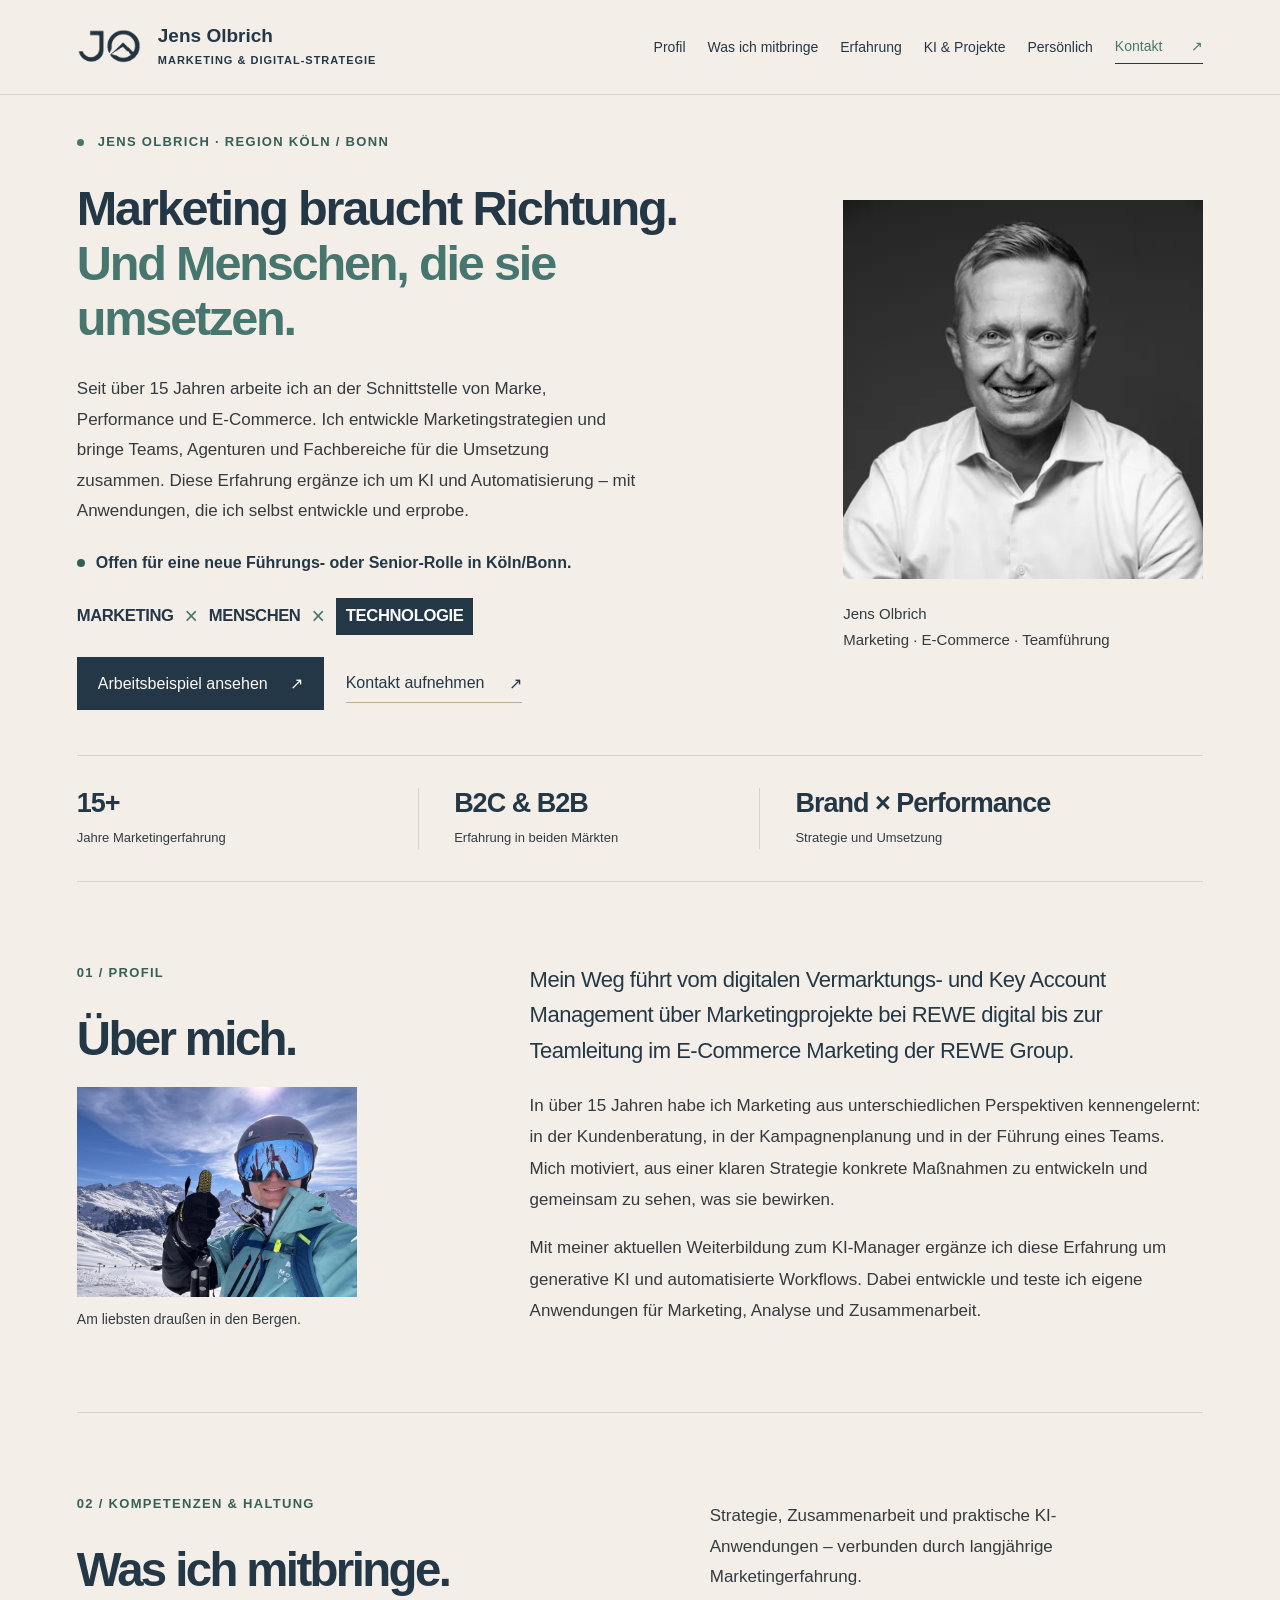
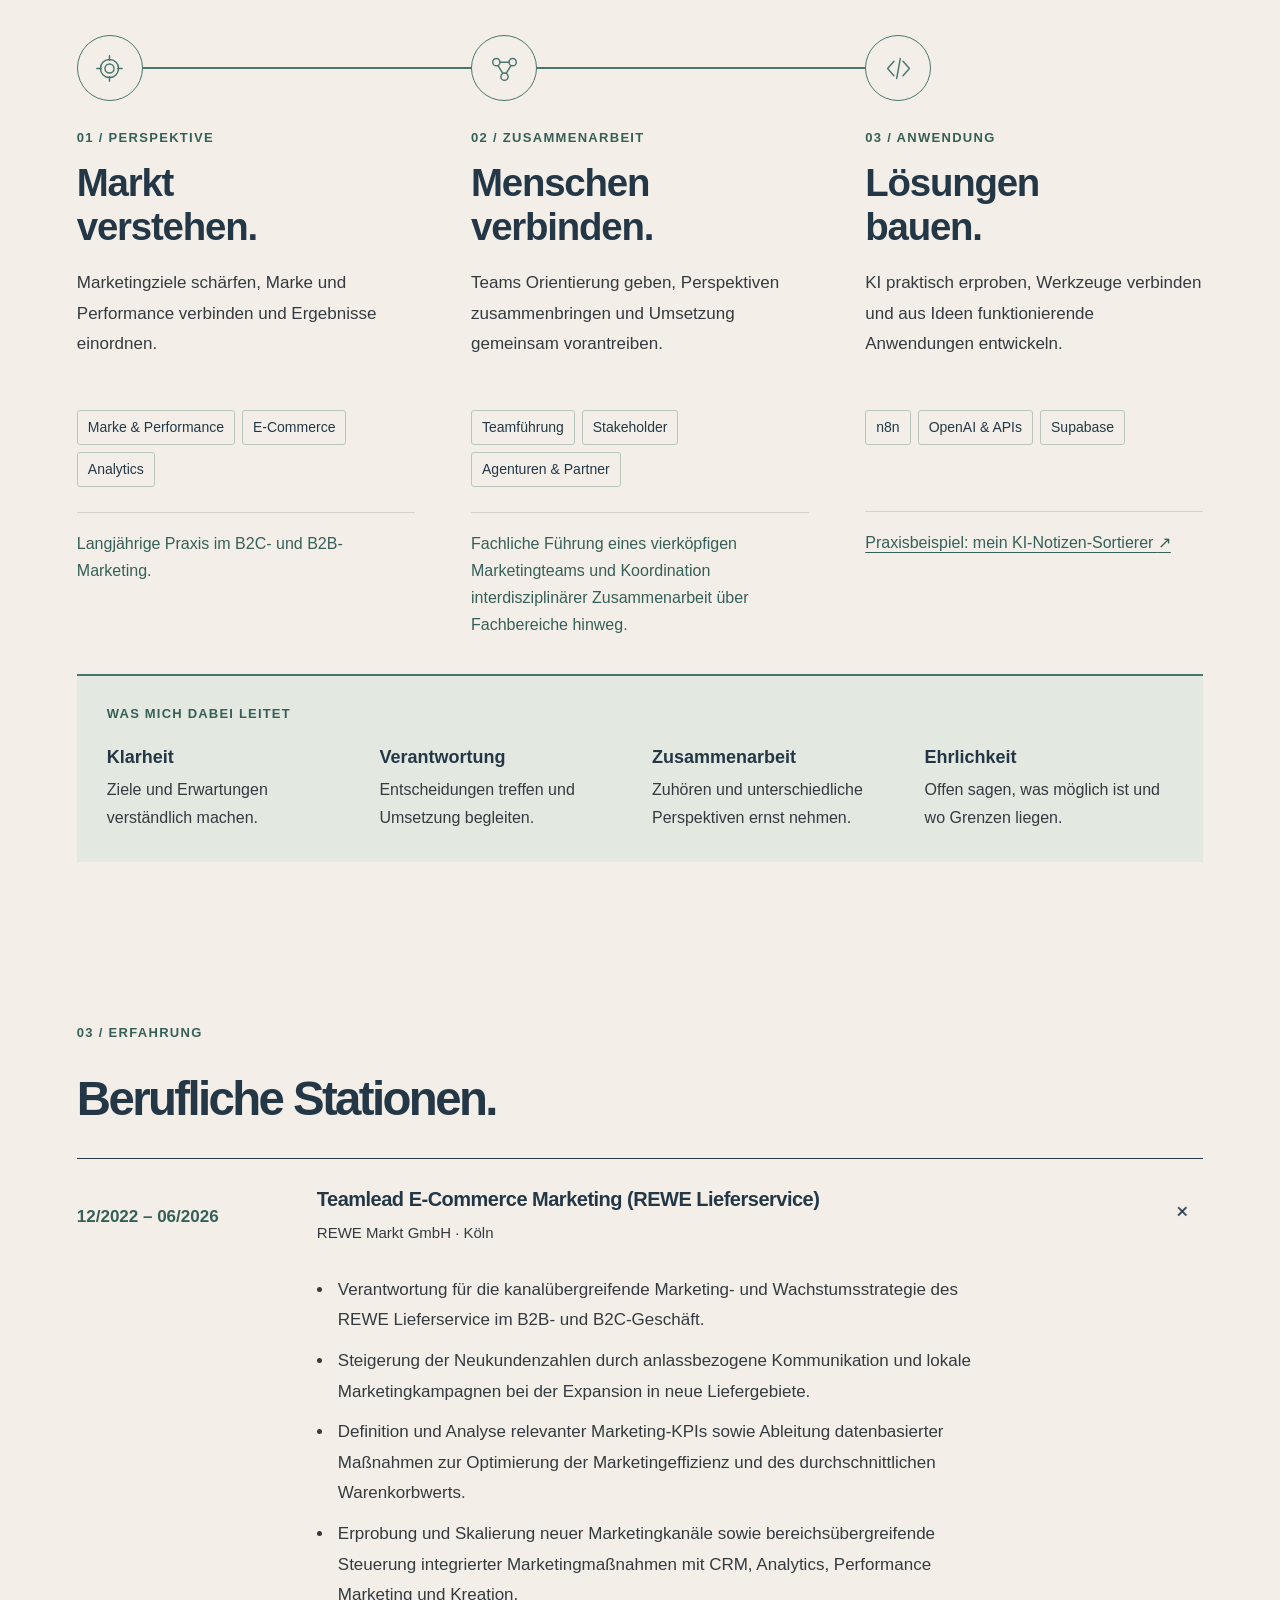
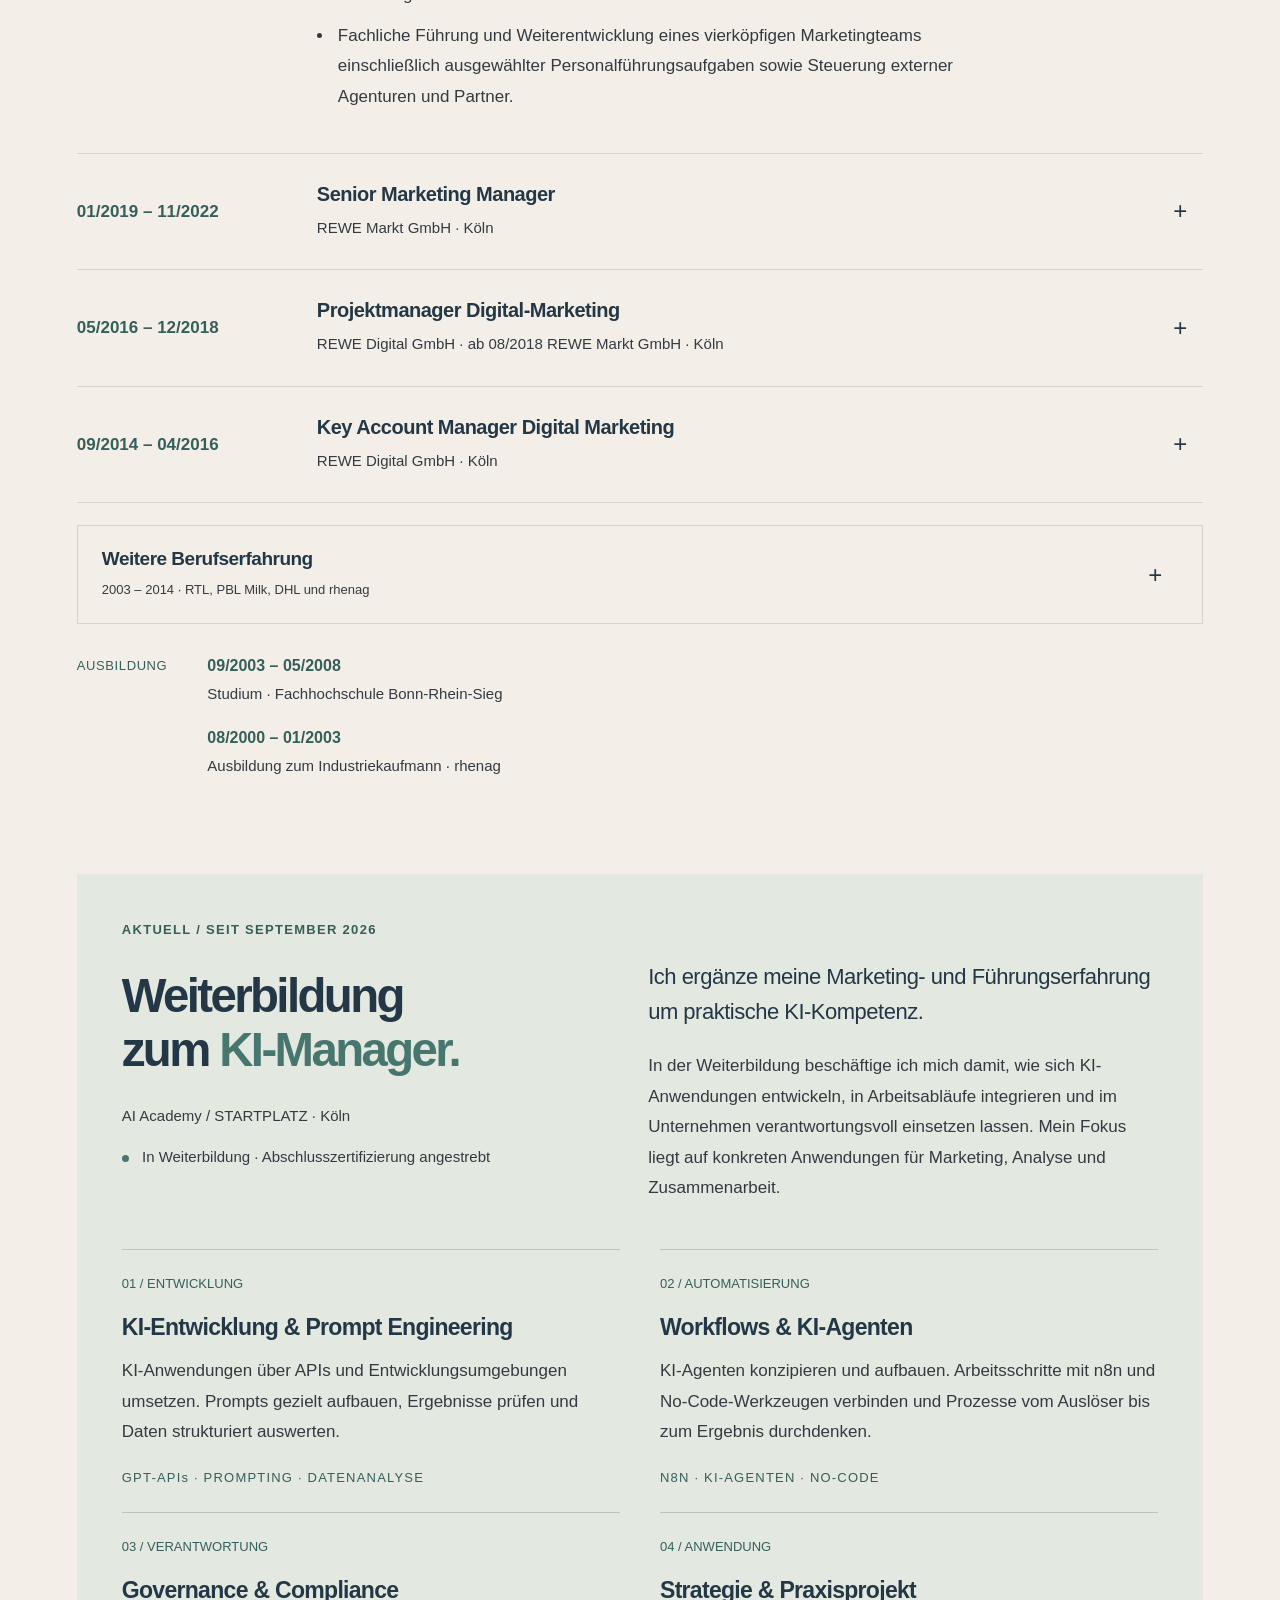
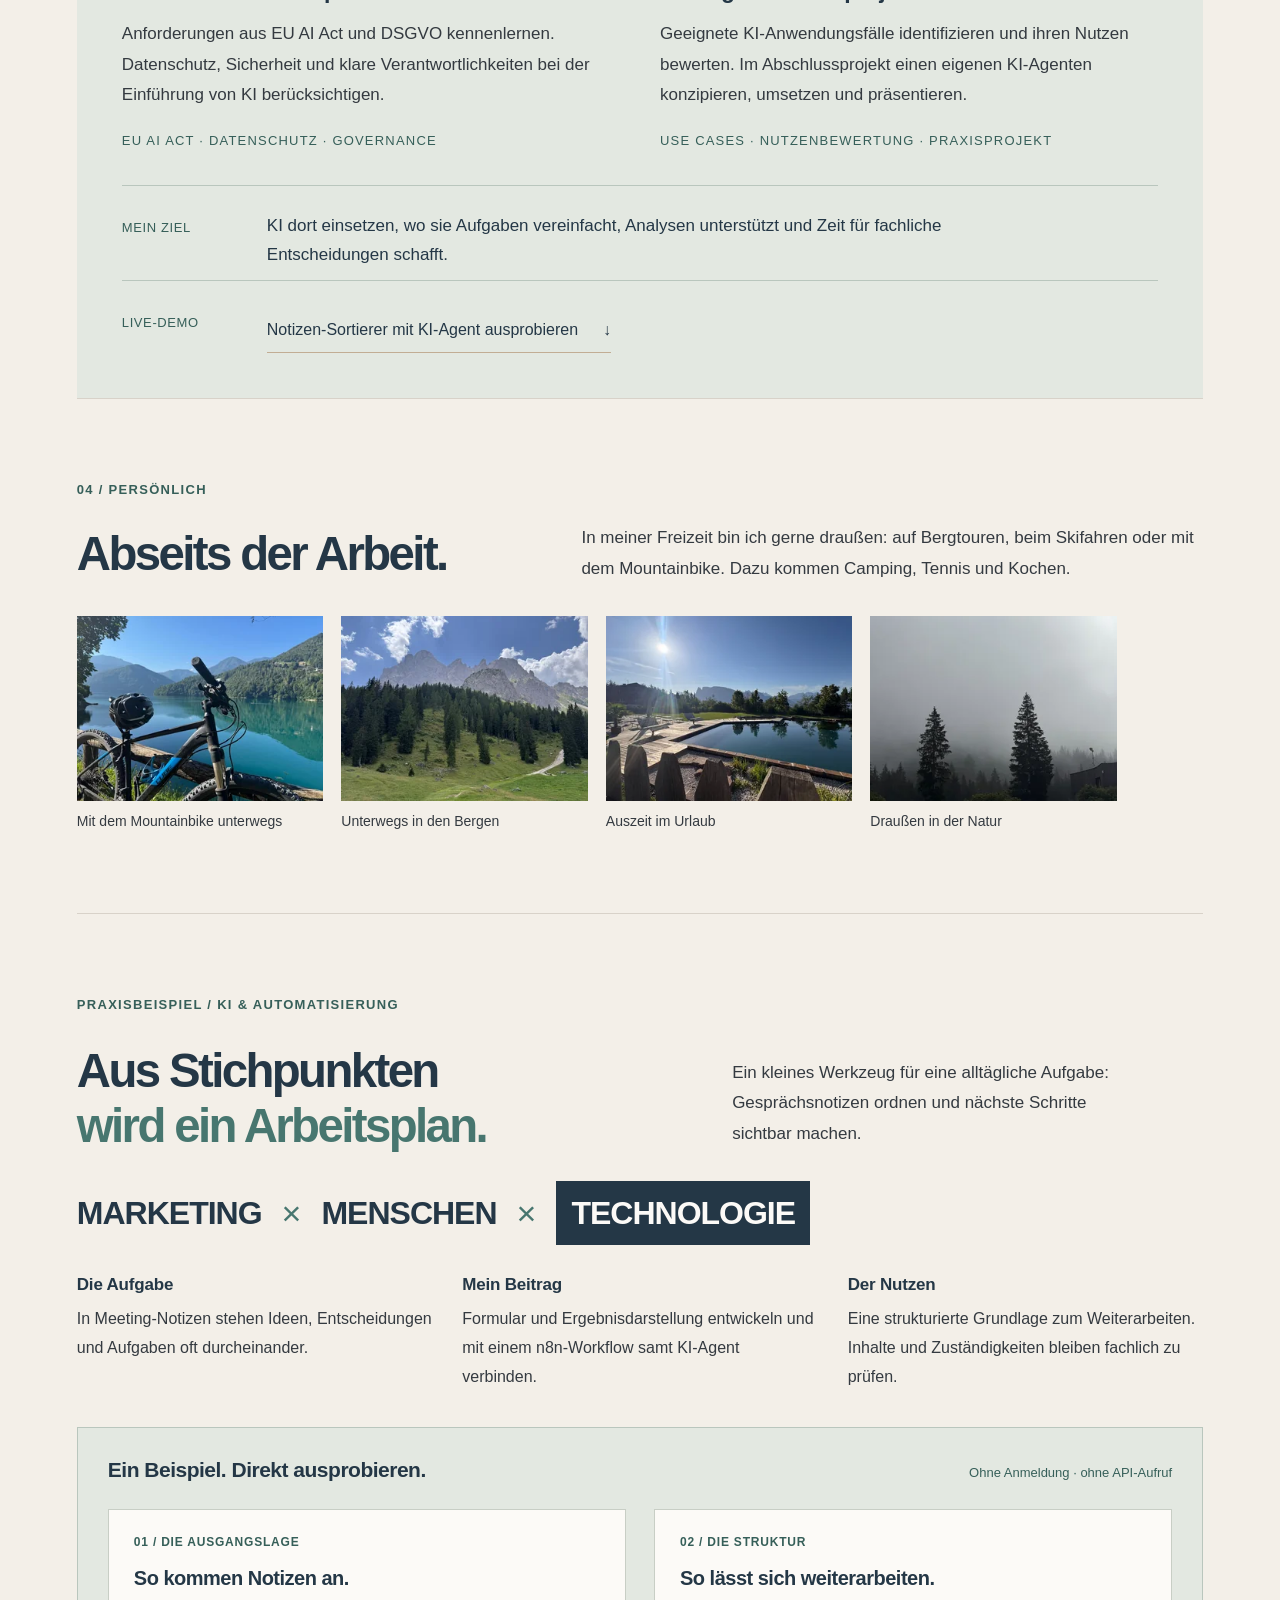
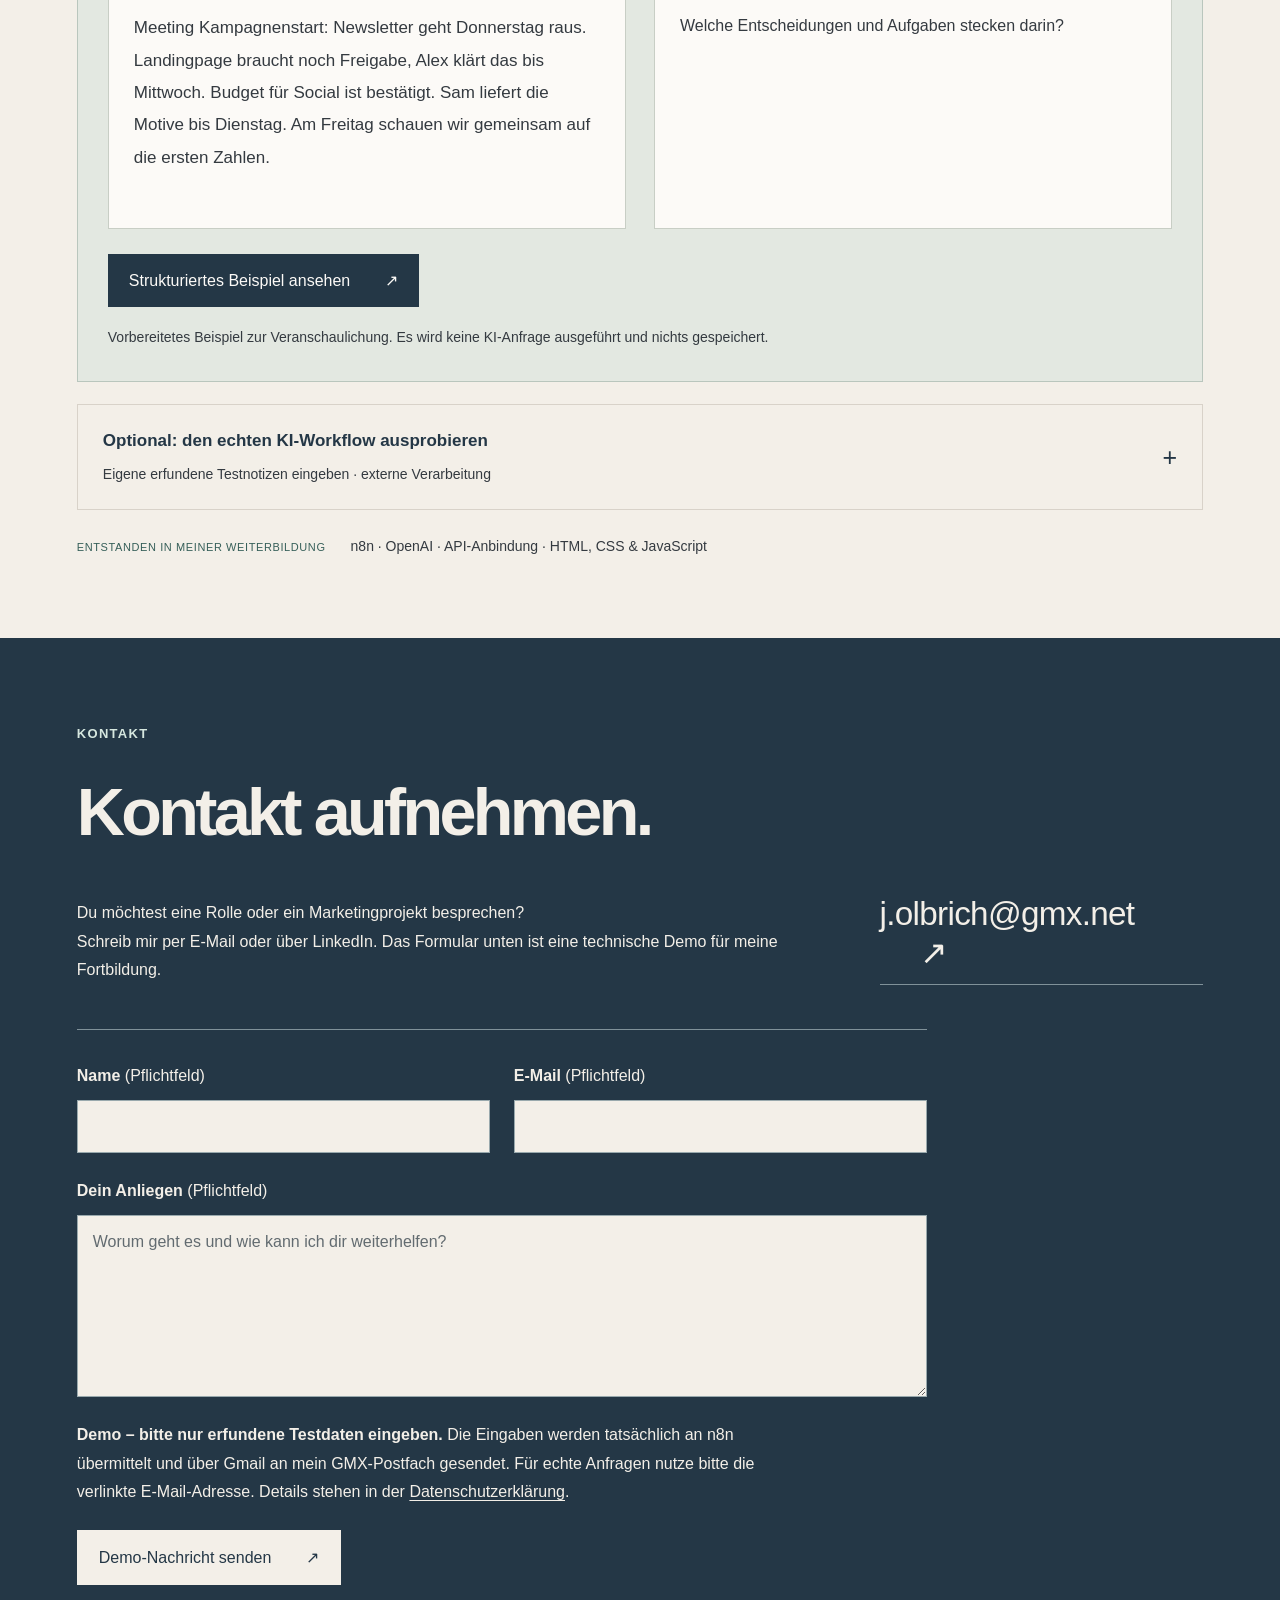
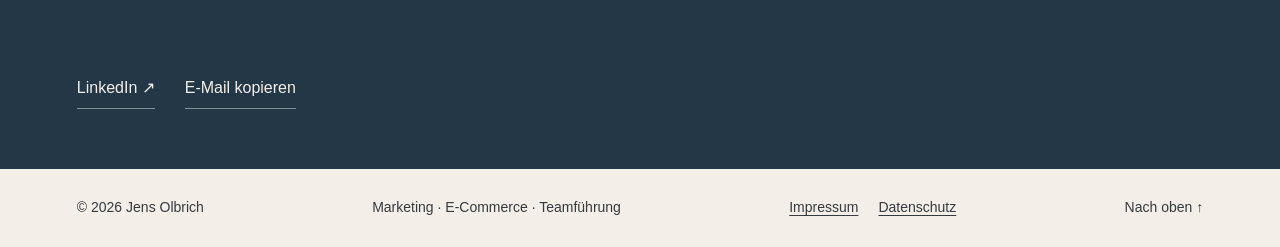
<file: index.html>
<!doctype html>
<html lang="de"><head><meta charset="utf-8"><meta name="viewport" content="width=device-width,initial-scale=1"><meta name="description" content="Jens Olbrich – Marketing an der Schnittstelle von Brand und Performance. Über 15 Jahre Erfahrung in Marketingstrategie, E-Commerce und Teamführung."><meta name="theme-color" content="#F3EFE8"><title>Jens Olbrich – Marketing, Marke & Performance</title><link rel="stylesheet" href="styles.css"><script src="contact-config.js" defer></script><script src="script.js" defer></script><script src="contact.js" defer></script><script src="notizen.js" defer></script><link rel="stylesheet" href="competence.css"><script src="competence.js" defer></script><link rel="stylesheet" href="refinements.css"><link rel="stylesheet" href="work-example.css"><script src="work-example.js" defer></script><link rel="stylesheet" href="about-photo.css"></head>
<body><a class="skip" href="#main">Zum Inhalt</a><header><a class="identity" href="#start" aria-label="Jens Olbrich – Startseite"><img src="assets/logo.png" alt="" width="64" height="35"><span>Jens Olbrich<small>MARKETING & DIGITAL-STRATEGIE</small></span></a><button class="menu" aria-expanded="false" aria-controls="navigation">Menü <span>☰</span></button><nav id="navigation" aria-label="Hauptnavigation"><a href="#profil">Profil</a><a href="#schwerpunkte">Was ich mitbringe</a><a href="#erfahrung">Erfahrung</a><a href="#ki-weiterbildung">KI & Projekte</a><a href="#persoenlich">Persönlich</a><a class="nav-contact" href="#kontakt">Kontakt <span>↗</span></a></nav></header>
<main id="main"><section class="hero wrap" id="start"><div class="hero-copy"><p class="eyebrow"><span class="dot"></span> JENS OLBRICH · REGION KÖLN / BONN</p><h1>Marketing braucht Richtung.<br><em>Und Menschen, die sie umsetzen.</em></h1><p class="intro">Seit über 15 Jahren arbeite ich an der Schnittstelle von Marke, Performance und E-Commerce. Ich entwickle Marketingstrategien und bringe Teams, Agenturen und Fachbereiche für die Umsetzung zusammen. Diese Erfahrung ergänze ich um KI und Automatisierung – mit Anwendungen, die ich selbst entwickle und erprobe.</p><p class="hero-availability"><span aria-hidden="true"></span>Offen für eine neue Führungs- oder Senior-Rolle in Köln/Bonn.</p><div class="focus-lockup focus-hero" aria-label="Marketing, Menschen und Technologie"><span class="focus-word">Marketing</span><span class="focus-times" aria-hidden="true">×</span><span class="focus-word">Menschen</span><span class="focus-times" aria-hidden="true">×</span><span class="focus-word focus-tech">Technologie</span></div><div class="actions"><a class="button" href="#notizen-sortierer">Arbeitsbeispiel ansehen <span aria-hidden="true">↗</span></a><a class="text-link" href="#kontakt">Kontakt aufnehmen <span aria-hidden="true">↗</span></a></div></div><div class="hero-visual"><div class="portrait-frame"><img class="portrait" src="assets/jens-olbrich-2025-800.webp" srcset="assets/jens-olbrich-2025-400.webp 400w, assets/jens-olbrich-2025-800.webp 800w" sizes="(max-width: 640px) 80vw, (max-width: 900px) 300px, 360px" width="800" height="761" decoding="async" alt="Schwarz-Weiß-Porträt von Jens Olbrich im weißen Hemd" fetchpriority="high"></div><div class="photo-caption"><span>Jens Olbrich<br>Marketing · E-Commerce · Teamführung</span></div></div></section>
<div class="proof wrap" aria-label="Profil im Überblick"><div><strong>15+</strong><span>Jahre Marketingerfahrung</span></div><div><strong>B2C & B2B</strong><span>Erfahrung in beiden Märkten</span></div><div><strong>Brand × Performance</strong><span>Strategie und Umsetzung</span></div></div>
<section class="section wrap about about-with-photo" id="profil"><div class="about-heading"><p class="eyebrow">01 / PROFIL</p><h2>Über mich.</h2></div><figure class="about-photo"><img src="assets/profil-berg-800.webp" srcset="assets/profil-berg-400.webp 400w, assets/profil-berg-800.webp 800w" sizes="(max-width: 640px) 88vw, 40vw" width="800" height="600" loading="lazy" decoding="async" alt="Jens Olbrich beim Skifahren vor einer verschneiten Bergkulisse"><figcaption>Am liebsten draußen in den Bergen.</figcaption></figure><div class="about-text"><p class="large">Mein Weg führt vom digitalen Vermarktungs- und Key Account Management über Marketingprojekte bei REWE digital bis zur Teamleitung im E-Commerce Marketing der REWE Group.</p><p>In über 15 Jahren habe ich Marketing aus unterschiedlichen Perspektiven kennengelernt: in der Kundenberatung, in der Kampagnenplanung und in der Führung eines Teams. Mich motiviert, aus einer klaren Strategie konkrete Maßnahmen zu entwickeln und gemeinsam zu sehen, was sie bewirken.</p><p>Mit meiner aktuellen Weiterbildung zum KI-Manager ergänze ich diese Erfahrung um generative KI und automatisierte Workflows. Dabei entwickle und teste ich eigene Anwendungen für Marketing, Analyse und Zusammenarbeit.</p></div></section>
<section class="section wrap competence-map" id="schwerpunkte" aria-labelledby="competence-heading">
<div class="competence-heading"><div><p class="eyebrow">02 / KOMPETENZEN & HALTUNG</p><h2 id="competence-heading">Was ich mitbringe.</h2></div><p>Strategie, Zusammenarbeit und praktische KI-Anwendungen – verbunden durch langjährige Marketingerfahrung.</p></div>
<div class="competence-circuit">
<svg class="circuit-wire" viewBox="0 0 1000 70" preserveAspectRatio="none" aria-hidden="true"><path class="wire-base" d="M 0 35 H 1000"/><path class="wire-draw" d="M 0 35 H 1000" pathLength="1"/></svg>
<article class="circuit-station"><div class="circuit-node" aria-hidden="true"><svg viewBox="0 0 32 32"><circle cx="16" cy="16" r="10"/><circle cx="16" cy="16" r="5"/><path d="M16 2v5m0 18v5M2 16h5m18 0h5"/></svg></div><p class="circuit-step">01 / PERSPEKTIVE</p><h3>Markt<br>verstehen.</h3><p>Marketingziele schärfen, Marke und Performance verbinden und Ergebnisse einordnen.</p><ul class="circuit-tools" aria-label="Kompetenzen im Marketing"><li>Marke &amp; Performance</li><li>E-Commerce</li><li>Analytics</li></ul><p class="circuit-proof">Langjährige Praxis im B2C- und B2B-Marketing.</p></article>
<article class="circuit-station"><div class="circuit-node" aria-hidden="true"><svg viewBox="0 0 32 32"><circle cx="7" cy="9" r="4"/><circle cx="25" cy="9" r="4"/><circle cx="16" cy="25" r="4"/><path d="M11 9h10M9 13l5 8m9-8-5 8"/></svg></div><p class="circuit-step">02 / ZUSAMMENARBEIT</p><h3>Menschen<br>verbinden.</h3><p>Teams Orientierung geben, Perspektiven zusammenbringen und Umsetzung gemeinsam vorantreiben.</p><ul class="circuit-tools" aria-label="Kompetenzen in der Zusammenarbeit"><li>Teamführung</li><li>Stakeholder</li><li>Agenturen &amp; Partner</li></ul><p class="circuit-proof">Fachliche Führung eines vierköpfigen Marketingteams und Koordination interdisziplinärer Zusammenarbeit über Fachbereiche hinweg.</p></article>
<article class="circuit-station"><div class="circuit-node" aria-hidden="true"><svg viewBox="0 0 32 32"><path d="m11 8-7 8 7 8m10-16 7 8-7 8M18 5l-4 22"/></svg></div><p class="circuit-step">03 / ANWENDUNG</p><h3>Lösungen<br>bauen.</h3><p>KI praktisch erproben, Werkzeuge verbinden und aus Ideen funktionierende Anwendungen entwickeln.</p><ul class="circuit-tools" aria-label="Praktisch eingesetzte Werkzeuge"><li>n8n</li><li>OpenAI &amp; APIs</li><li>Supabase</li></ul><a class="circuit-proof circuit-project" href="#notizen-sortierer">Praxisbeispiel: mein KI-Notizen-Sortierer <span aria-hidden="true">↗</span></a></article>
</div>
<div class="competence-foundation"><p class="foundation-label">WAS MICH DABEI LEITET</p><div class="foundation-grid"><div><h4>Klarheit</h4><p>Ziele und Erwartungen verständlich machen.</p></div><div><h4>Verantwortung</h4><p>Entscheidungen treffen und Umsetzung begleiten.</p></div><div><h4>Zusammenarbeit</h4><p>Zuhören und unterschiedliche Perspektiven ernst nehmen.</p></div><div><h4>Ehrlichkeit</h4><p>Offen sagen, was möglich ist und wo Grenzen liegen.</p></div></div></div>
</section>
<section class="section wrap" id="erfahrung"><div class="section-heading"><div><p class="eyebrow">03 / ERFAHRUNG</p><h2>Berufliche Stationen.</h2></div></div><div class="timeline"><details open><summary><span class="period">12/2022 – 06/2026</span><span><strong>Teamlead E-Commerce Marketing (REWE Lieferservice)</strong><small>REWE Markt GmbH · Köln</small></span><span class="toggle" aria-hidden="true">+</span></summary><div class="detail-body"><ul><li>Verantwortung für die kanalübergreifende Marketing- und Wachstumsstrategie des REWE Lieferservice im B2B- und B2C-Geschäft.</li><li>Steigerung der Neukundenzahlen durch anlassbezogene Kommunikation und lokale Marketingkampagnen bei der Expansion in neue Liefergebiete.</li><li>Definition und Analyse relevanter Marketing-KPIs sowie Ableitung datenbasierter Maßnahmen zur Optimierung der Marketingeffizienz und des durchschnittlichen Warenkorbwerts.</li><li>Erprobung und Skalierung neuer Marketingkanäle sowie bereichsübergreifende Steuerung integrierter Marketingmaßnahmen mit CRM, Analytics, Performance Marketing und Kreation.</li><li>Fachliche Führung und Weiterentwicklung eines vierköpfigen Marketingteams einschließlich ausgewählter Personalführungsaufgaben sowie Steuerung externer Agenturen und Partner.</li></ul></div></details><details><summary><span class="period">01/2019 – 11/2022</span><span><strong>Senior Marketing Manager</strong><small>REWE Markt GmbH · Köln</small></span><span class="toggle" aria-hidden="true">+</span></summary><div class="detail-body"><ul><li>Konzeption und Steuerung crossmedialer Marketingkampagnen zur Steigerung von Reichweite, Neukundengewinnung und Markenwirkung.</li><li>Bereichsübergreifende Koordination von E-Commerce, Brand, CRM und Performance Marketing zur integrierten Umsetzung von Marketingmaßnahmen.</li><li>Analyse relevanter Marketing-KPIs und Ableitung von Optimierungsmaßnahmen zur kontinuierlichen Weiterentwicklung von Kampagnen und Kanalmix.</li></ul></div></details><details><summary><span class="period">05/2016 – 12/2018</span><span><strong>Projektmanager Digital-Marketing</strong><small>REWE Digital GmbH · ab 08/2018 REWE Markt GmbH · Köln</small></span><span class="toggle" aria-hidden="true">+</span></summary><div class="detail-body"><ul><li>Steuerung digitaler Marketing- und E-Commerce-Projekte für REWE-Eigenmarken, Retail-Kooperationen und übergreifende Kampagnen, einschließlich projektabhängiger operativer Umsetzung.</li><li>Entwicklung und Umsetzung integrierter Digital-Marketing-Maßnahmen in Zusammenarbeit mit internen Fachbereichen und externen Partnern.</li></ul></div></details><details><summary><span class="period">09/2014 – 04/2016</span><span><strong>Key Account Manager Digital Marketing</strong><small>REWE Digital GmbH · Köln</small></span><span class="toggle" aria-hidden="true">+</span></summary><div class="detail-body"><ul><li>Schnittstelle zwischen dem klassischen REWE-Marketing und der Digital- und E-Commerce-Einheit zur Abstimmung und Umsetzung digitaler Marketingprojekte.</li><li>Übertragung klassischer Marketingkampagnen in digitale Kampagnenkonzepte sowie Koordination der Umsetzung mit beteiligten Fachbereichen.</li><li>Präsentation digitaler Kampagnen und ihrer Ergebnisse gegenüber dem klassischen Marketing sowie Bewertung der Kampagnenperformance.</li></ul></div></details></div><details class="earlier-career"><summary><span><strong>Weitere Berufserfahrung</strong><small>2003 – 2014 · RTL, PBL Milk, DHL und rhenag</small></span><span class="toggle" aria-hidden="true">+</span></summary><div class="timeline earlier-timeline"><details><summary><span class="period">01/2014 – 07/2014</span><span><strong>Senior Key Account Manager</strong><small>Mediengruppe RTL Deutschland · Köln</small></span><span class="toggle" aria-hidden="true">+</span></summary><div class="detail-body"><ul><li>Kommissarische Leitung des Bereichs Sales &amp; Kooperationen mit fachlicher Steuerungs- und anteiliger Personalverantwortung.</li><li>Zusammenarbeit mit dem Vermarkter IP Deutschland.</li></ul></div></details><details><summary><span class="period">08/2009 – 12/2013</span><span><strong>Key Account Manager</strong><small>Mediengruppe RTL Deutschland · Köln</small></span><span class="toggle" aria-hidden="true">+</span></summary><div class="detail-body"><ul><li>Betreuung und Weiterentwicklung von Key Accounts.</li><li>Steuerung digitaler Vermarktungskampagnen.</li></ul></div></details><details><summary><span class="period">08/2008 – 07/2009</span><span><strong>Beratung &amp; Projektmanagement</strong><small>PBL Milk GmbH · Köln</small></span><span class="toggle" aria-hidden="true">+</span></summary><div class="detail-body"><ul><li>B2B-Kommunikations- und Produktkampagnen.</li><li>Kundenevents.</li></ul></div></details><details><summary><span class="period">04/2007 – 06/2008</span><span><strong>Praktikum &amp; Abschlussarbeit</strong><small>Deutsche Post DHL · Bonn</small></span><span class="toggle" aria-hidden="true">+</span></summary><div class="detail-body"><ul><li>Mitarbeit am DHL-Packstation-Rollout.</li><li>Strategisches Kooperationsmarketing.</li></ul></div></details><details><summary><span class="period">01/2003 – 08/2003</span><span><strong>Marketing</strong><small>rhenag Rheinische Energie AG</small></span><span class="toggle" aria-hidden="true">+</span></summary><div class="detail-body"><ul><li>Kommunikationsmaßnahmen.</li><li>Veranstaltungen.</li></ul></div></details></div></details><div class="education"><span>AUSBILDUNG</span><div><p><strong>09/2003 – 05/2008</strong><br>Studium · Fachhochschule Bonn-Rhein-Sieg</p><p><strong>08/2000 – 01/2003</strong><br>Ausbildung zum Industriekaufmann · rhenag</p></div></div></section>
<section class="section wrap ai-expanded" id="ki-weiterbildung" aria-labelledby="ai-heading"><div class="ai-heading"><div><p class="eyebrow">AKTUELL / SEIT SEPTEMBER 2026</p><h2 id="ai-heading">Weiterbildung<br>zum <em>KI-Manager.</em></h2><p class="ai-provider">AI Academy / STARTPLATZ · Köln</p><span class="status"><span class="dot"></span> In Weiterbildung · Abschlusszertifizierung angestrebt</span></div><div class="ai-context"><p class="large">Ich ergänze meine Marketing- und Führungserfahrung um praktische KI-Kompetenz.</p><p>In der Weiterbildung beschäftige ich mich damit, wie sich KI-Anwendungen entwickeln, in Arbeitsabläufe integrieren und im Unternehmen verantwortungsvoll einsetzen lassen. Mein Fokus liegt auf konkreten Anwendungen für Marketing, Analyse und Zusammenarbeit.</p></div></div><div class="ai-topics"><article><span class="number">01 / ENTWICKLUNG</span><h3>KI-Entwicklung & Prompt Engineering</h3><p>KI-Anwendungen über APIs und Entwicklungsumgebungen umsetzen. Prompts gezielt aufbauen, Ergebnisse prüfen und Daten strukturiert auswerten.</p><span class="tags">GPT-APIs · PROMPTING · DATENANALYSE</span></article><article><span class="number">02 / AUTOMATISIERUNG</span><h3>Workflows & KI-Agenten</h3><p>KI-Agenten konzipieren und aufbauen. Arbeitsschritte mit n8n und No-Code-Werkzeugen verbinden und Prozesse vom Auslöser bis zum Ergebnis durchdenken.</p><span class="tags">N8N · KI-AGENTEN · NO-CODE</span></article><article><span class="number">03 / VERANTWORTUNG</span><h3>Governance & Compliance</h3><p>Anforderungen aus EU AI Act und DSGVO kennenlernen. Datenschutz, Sicherheit und klare Verantwortlichkeiten bei der Einführung von KI berücksichtigen.</p><span class="tags">EU AI ACT · DATENSCHUTZ · GOVERNANCE</span></article><article><span class="number">04 / ANWENDUNG</span><h3>Strategie & Praxisprojekt</h3><p>Geeignete KI-Anwendungsfälle identifizieren und ihren Nutzen bewerten. Im Abschlussprojekt einen eigenen KI-Agenten konzipieren, umsetzen und präsentieren.</p><span class="tags">USE CASES · NUTZENBEWERTUNG · PRAXISPROJEKT</span></article></div><div class="ai-transfer"><span>MEIN ZIEL</span><p>KI dort einsetzen, wo sie Aufgaben vereinfacht, Analysen unterstützt und Zeit für fachliche Entscheidungen schafft.</p></div><div class="ai-transfer"><span>LIVE-DEMO</span><p><a class="text-link" href="#notizen-sortierer">Notizen-Sortierer mit KI-Agent ausprobieren <span>↓</span></a></p></div></section>

<section class="section wrap personal" id="persoenlich" aria-labelledby="personal-heading"><div class="personal-intro"><div><p class="eyebrow">04 / PERSÖNLICH</p><h2 id="personal-heading">Abseits der Arbeit.</h2></div><p>In meiner Freizeit bin ich gerne draußen: auf Bergtouren, beim Skifahren oder mit dem Mountainbike. Dazu kommen Camping, Tennis und Kochen.</p></div><div class="personal-gallery"><figure><img src="assets/privat-mountainbike-640.webp" srcset="assets/privat-mountainbike-320.webp 320w, assets/privat-mountainbike-640.webp 640w" sizes="(max-width: 640px) 42vw, (max-width: 900px) 310px, 247px" width="640" height="480" decoding="async" alt="Mountainbike mit Helm am Ufer eines Bergsees" loading="lazy"><figcaption>Mit dem Mountainbike unterwegs</figcaption></figure><figure><img src="assets/privat-bergtouren-640.webp" srcset="assets/privat-bergtouren-320.webp 320w, assets/privat-bergtouren-640.webp 640w" sizes="(max-width: 640px) 42vw, (max-width: 900px) 310px, 247px" width="640" height="480" decoding="async" alt="Bergmassiv mit Wald und einem Wanderweg" loading="lazy"><figcaption>Unterwegs in den Bergen</figcaption></figure><figure><img src="assets/privat-auszeit-640.webp" srcset="assets/privat-auszeit-320.webp 320w, assets/privat-auszeit-640.webp 640w" sizes="(max-width: 640px) 42vw, (max-width: 900px) 310px, 247px" width="640" height="480" decoding="async" alt="Naturpool mit Holzterrasse und Blick auf die Berge" loading="lazy"><figcaption>Auszeit im Urlaub</figcaption></figure><figure><img src="assets/privat-natur-640.webp" srcset="assets/privat-natur-320.webp 320w, assets/privat-natur-640.webp 640w" sizes="(max-width: 640px) 42vw, (max-width: 900px) 310px, 247px" width="640" height="480" decoding="async" alt="Nadelbäume und eine Holzhütte im Nebel" loading="lazy"><figcaption>Draußen in der Natur</figcaption></figure></div></section>
<section class="section wrap work-example" id="notizen-sortierer" aria-labelledby="work-heading">
<div class="work-heading"><div><p class="eyebrow">PRAXISBEISPIEL / KI &amp; AUTOMATISIERUNG</p><h2 id="work-heading">Aus Stichpunkten<br><em>wird ein Arbeitsplan.</em></h2></div><p>Ein kleines Werkzeug für eine alltägliche Aufgabe: Gesprächsnotizen ordnen und nächste Schritte sichtbar machen.</p></div>
<div class="focus-lockup focus-project" aria-label="Marketing, Menschen und Technologie"><span class="focus-word">Marketing</span><span class="focus-times" aria-hidden="true">×</span><span class="focus-word">Menschen</span><span class="focus-times" aria-hidden="true">×</span><span class="focus-word focus-tech">Technologie</span></div>
<div class="project-context"><div><h3>Die Aufgabe</h3><p>In Meeting-Notizen stehen Ideen, Entscheidungen und Aufgaben oft durcheinander.</p></div><div><h3>Mein Beitrag</h3><p>Formular und Ergebnisdarstellung entwickeln und mit einem n8n-Workflow samt KI-Agent verbinden.</p></div><div><h3>Der Nutzen</h3><p>Eine strukturierte Grundlage zum Weiterarbeiten. Inhalte und Zuständigkeiten bleiben fachlich zu prüfen.</p></div></div>
<div class="example-playground" aria-labelledby="example-heading"><div class="example-topline"><h3 id="example-heading">Ein Beispiel. Direkt ausprobieren.</h3><span>Ohne Anmeldung · ohne API-Aufruf</span></div>
<div class="example-comparison"><div class="example-before"><p class="example-label">01 / DIE AUSGANGSLAGE</p><h4>So kommen Notizen an.</h4><blockquote>Meeting Kampagnenstart: Newsletter geht Donnerstag raus. Landingpage braucht noch Freigabe, Alex klärt das bis Mittwoch. Budget für Social ist bestätigt. Sam liefert die Motive bis Dienstag. Am Freitag schauen wir gemeinsam auf die ersten Zahlen.</blockquote></div>
<div class="example-after" id="prepared-result"><p class="example-label">02 / DIE STRUKTUR</p><h4>So lässt sich weiterarbeiten.</h4><div class="prepared-result-content"><p><strong>Zusammenfassung</strong><br>Der Kampagnenstart wird vorbereitet. Newsletter, Landingpage und Social-Motive werden abgestimmt.</p><p><strong>Entscheidungen</strong><br>Newsletter-Versand am Donnerstag. Social-Budget bestätigt.</p><div class="prepared-task"><span>Alex</span><p>Freigabe der Landingpage klären.<small>Bis Mittwoch</small></p></div><div class="prepared-task"><span>Sam</span><p>Social-Motive liefern.<small>Bis Dienstag</small></p></div><div class="prepared-task"><span>Team</span><p>Erste Ergebnisse gemeinsam ansehen.<small>Am Freitag</small></p></div></div><p class="example-placeholder" hidden>Welche Entscheidungen und Aufgaben stecken darin?</p></div></div>
<div class="example-controls"><button class="button" type="button" id="show-prepared-result" aria-controls="prepared-result" aria-expanded="true">Strukturiertes Beispiel ansehen <span aria-hidden="true">↗</span></button><button type="button" id="reset-prepared-result" class="text-link" hidden>Nochmal ansehen</button></div><p class="prepared-status" id="prepared-status" role="status" aria-live="polite">Vorbereitetes Beispiel zur Veranschaulichung. Es wird keine KI-Anfrage ausgeführt und nichts gespeichert.</p></div>
<details class="project-live"><summary><span>Optional: den echten KI-Workflow ausprobieren<small>Eigene erfundene Testnotizen eingeben · externe Verarbeitung</small></span><span aria-hidden="true">+</span></summary><div class="project-live-body"><p>Hier startet tatsächlich der n8n-Workflow: Ein KI-Modell von OpenAI strukturiert deine Eingabe, der Workflow speichert sie in einer Datentabelle und gibt das Ergebnis zurück. Bitte keine personenbezogenen oder vertraulichen Inhalte verwenden.</p><form id="notes-form" aria-describedby="notes-help"><div class="form-field"><label for="notes-name">Name <span>(optional)</span></label><input id="notes-name" name="name" type="text" maxlength="120" autocomplete="off"></div><div class="form-field"><label for="notes-text">Deine Notizen <span>(Pflichtfeld, max. 3.000 Zeichen)</span></label><textarea id="notes-text" name="notes" rows="7" maxlength="3000" required placeholder="Meeting-Notizen, Stichpunkte, Gedanken … einfach hineinkopieren."></textarea></div><button class="notes-example" id="notes-example" type="button">Beispielnotizen einfügen</button><label class="newsletter-consent"><input type="checkbox" name="consent" required><span>Ich willige ein, dass meine Eingaben für diese technische Demonstration an einen n8n-Workflow übermittelt, von einem KI-Modell (OpenAI) verarbeitet und gespeichert werden. Ich kann meine Einwilligung jederzeit mit Wirkung für die Zukunft per E-Mail an <a href="mailto:j.olbrich@gmx.net">j.olbrich@gmx.net</a> widerrufen. Details stehen in der <a href="datenschutz.html#notizen-datenschutz">Datenschutzerklärung</a>.</span></label><p class="newsletter-help" id="notes-help">Demo für eine Fortbildungspräsentation: Bitte nur erfundene Beispielnotizen ohne personenbezogene oder vertrauliche Angaben eingeben.</p><button class="button" type="submit">Notizen sortieren <span aria-hidden="true">↗</span></button><p id="notes-status" class="newsletter-status" role="status" aria-live="polite" aria-atomic="true"></p><div id="notes-result" class="notes-result" hidden></div><noscript><p>Für die Demo wird JavaScript benötigt.</p></noscript></form></div></details>
<div class="project-footnote"><span>ENTSTANDEN IN MEINER WEITERBILDUNG</span><p>n8n · OpenAI · API-Anbindung · HTML, CSS &amp; JavaScript</p></div></section><section class="contact" id="kontakt"><div class="wrap"><p class="eyebrow">KONTAKT</p><h2>Kontakt aufnehmen.</h2><div class="contact-bottom"><p>Du möchtest eine Rolle oder ein Marketingprojekt besprechen?<br>Schreib mir per E-Mail oder über LinkedIn. Das Formular unten ist eine technische Demo für meine Fortbildung.</p><a class="contact-mail" href="mailto:j.olbrich@gmx.net">j.olbrich@gmx.net <span>↗</span></a></div><form id="contact-form" class="contact-form" aria-label="Kontaktformular als Demo" aria-describedby="contact-help" method="post"><div class="form-row"><div class="form-field"><label for="contact-name">Name <span>(Pflichtfeld)</span></label><input id="contact-name" name="name" type="text" autocomplete="name" required maxlength="120"></div><div class="form-field"><label for="contact-email">E-Mail <span>(Pflichtfeld)</span></label><input id="contact-email" name="email" type="email" autocomplete="email" required maxlength="254"></div></div><div class="form-field"><label for="contact-message">Dein Anliegen <span>(Pflichtfeld)</span></label><textarea id="contact-message" name="anliegen" rows="6" required maxlength="5000" placeholder="Worum geht es und wie kann ich dir weiterhelfen?"></textarea></div><p id="contact-help" class="form-help"><strong>Demo – bitte nur erfundene Testdaten eingeben.</strong> Die Eingaben werden tatsächlich an n8n übermittelt und über Gmail an mein GMX-Postfach gesendet. Für echte Anfragen nutze bitte die verlinkte E-Mail-Adresse. Details stehen in der <a href="datenschutz.html">Datenschutzerklärung</a>.</p><button class="button form-submit" type="submit">Demo-Nachricht senden <span aria-hidden="true">↗</span></button><p id="contact-status" class="form-status" role="status" aria-live="polite" aria-atomic="true"></p><noscript><p>Zum Senden über das Formular wird JavaScript benötigt. Alternativ kannst du mir an <a href="mailto:j.olbrich@gmx.net">j.olbrich@gmx.net</a> schreiben.</p></noscript></form><div class="contact-links"><a href="https://www.linkedin.com/in/jens-olbrich/" target="_blank" rel="noopener noreferrer">LinkedIn ↗</a><button id="copy-email" type="button">E-Mail kopieren</button><span id="copy-status" role="status"></span></div></div></section></main><footer class="wrap"><span>© <span id="year">2026</span> Jens Olbrich</span><span>Marketing · E-Commerce · Teamführung</span><nav class="legal-links" aria-label="Rechtliche Informationen"><a href="impressum.html">Impressum</a><a href="datenschutz.html">Datenschutz</a></nav><a href="#start">Nach oben ↑</a></footer></body></html>
</file>
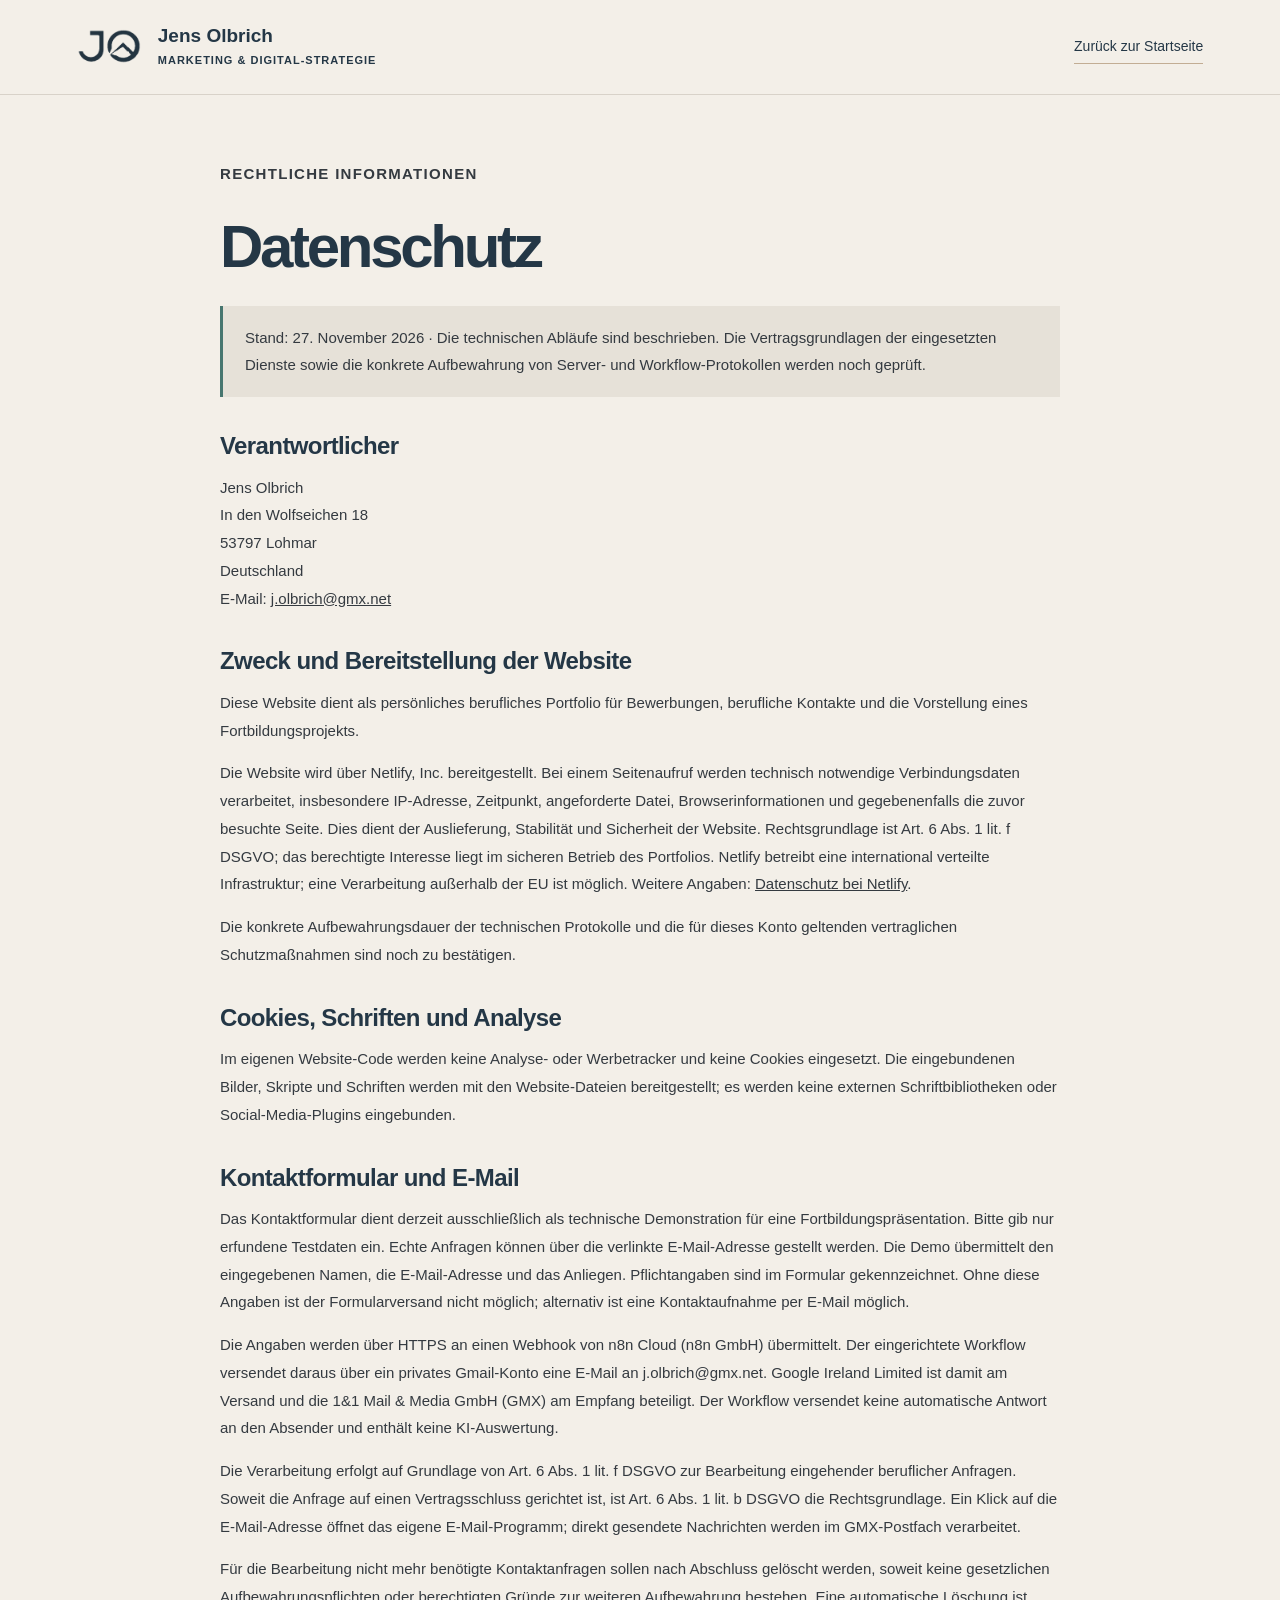
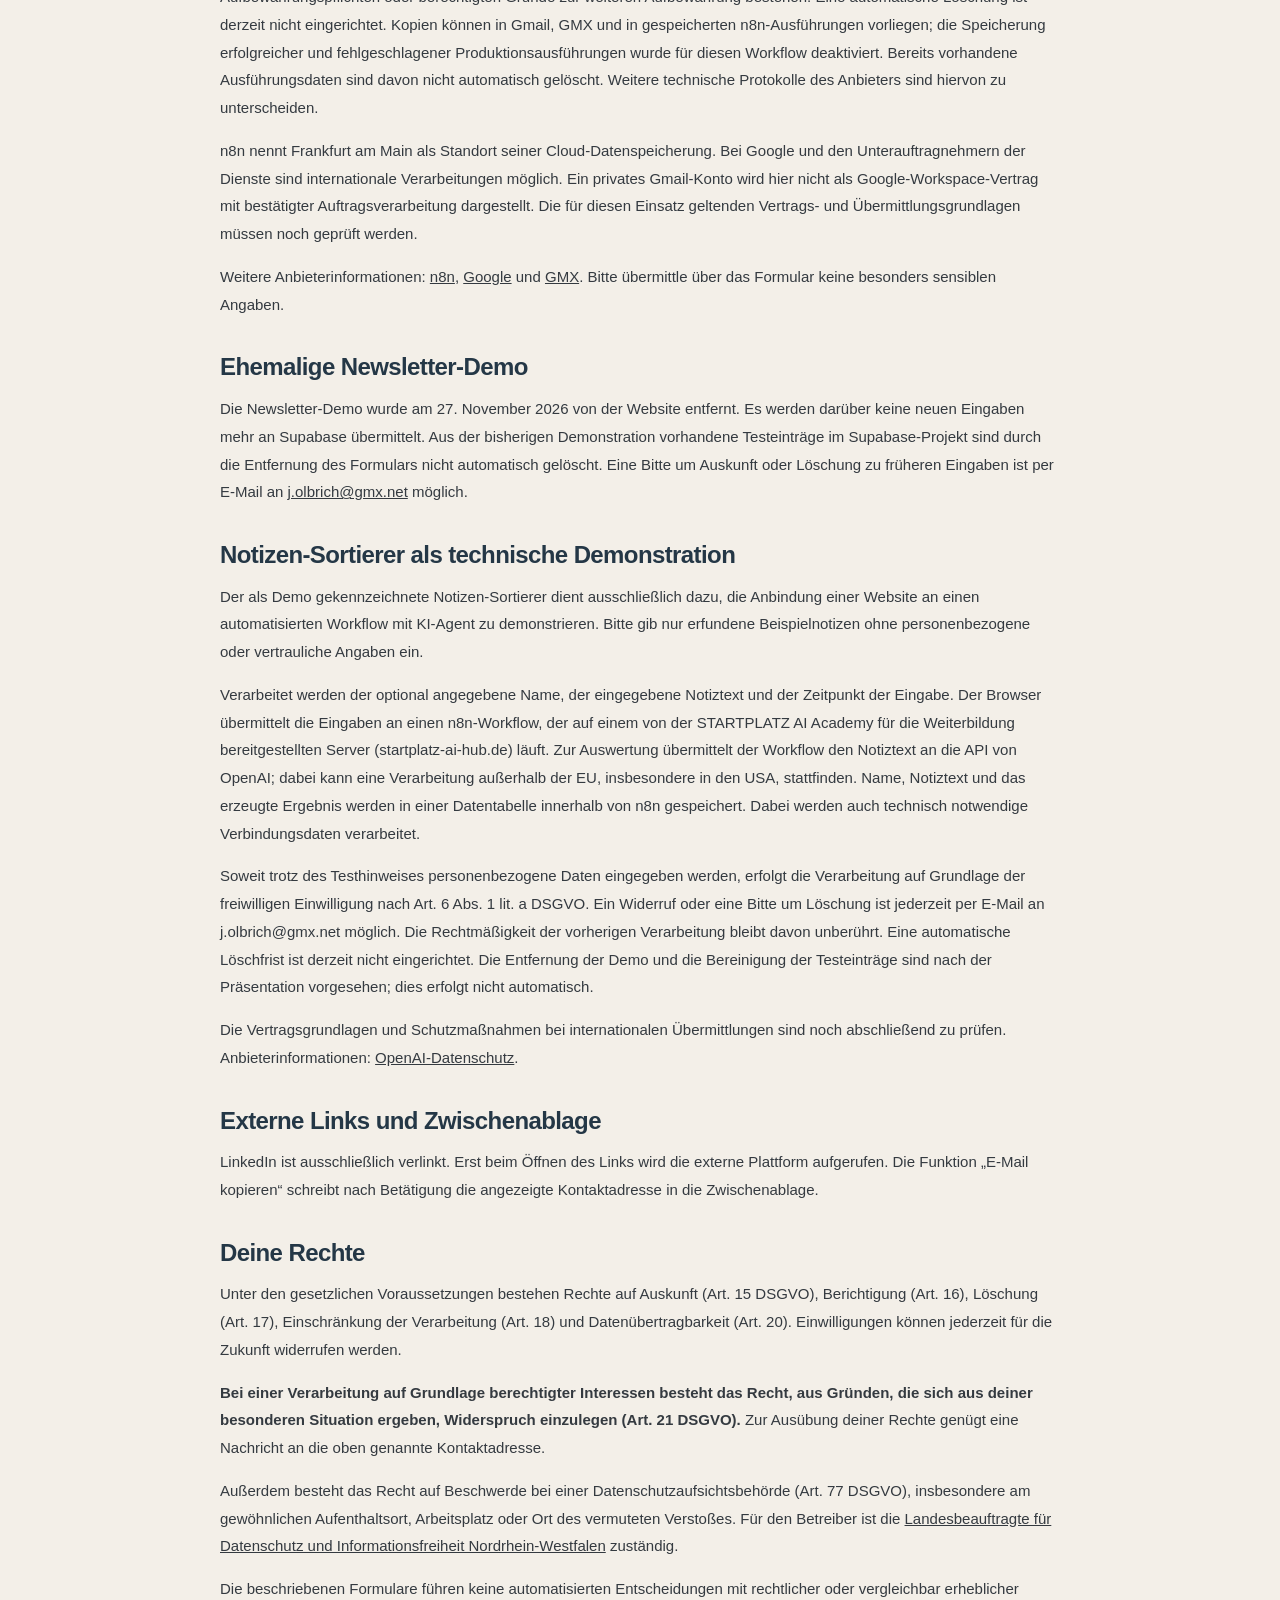
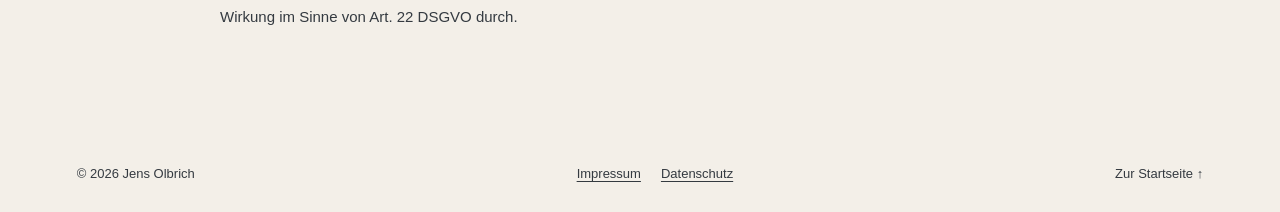
<file: datenschutz.html>
<!doctype html><html lang="de"><head><meta charset="utf-8"><meta name="viewport" content="width=device-width,initial-scale=1"><meta name="robots" content="noindex,nofollow"><title>Datenschutz | Jens Olbrich</title><link rel="stylesheet" href="styles.css"></head><body><a class="skip" href="#main">Zum Inhalt</a><header><a class="identity" href="index.html" aria-label="Jens Olbrich – Startseite"><img src="assets/logo.png" alt="" width="64" height="35"><span>Jens Olbrich<small>MARKETING & DIGITAL-STRATEGIE</small></span></a><a class="text-link" href="index.html">Zurück zur Startseite</a></header><main class="wrap legal-page" id="main"><p class="eyebrow">RECHTLICHE INFORMATIONEN</p><h1>Datenschutz</h1><p class="legal-draft" role="note">Stand: 27. November 2026 · Die technischen Abläufe sind beschrieben. Die Vertragsgrundlagen der eingesetzten Dienste sowie die konkrete Aufbewahrung von Server- und Workflow-Protokollen werden noch geprüft.</p>
<h2>Verantwortlicher</h2><p>Jens Olbrich<br>In den Wolfseichen 18<br>53797 Lohmar<br>Deutschland<br>E-Mail: <a href="mailto:j.olbrich@gmx.net">j.olbrich@gmx.net</a></p>
<h2>Zweck und Bereitstellung der Website</h2><p>Diese Website dient als persönliches berufliches Portfolio für Bewerbungen, berufliche Kontakte und die Vorstellung eines Fortbildungsprojekts.</p>
<p>Die Website wird über Netlify, Inc. bereitgestellt. Bei einem Seitenaufruf werden technisch notwendige Verbindungsdaten verarbeitet, insbesondere IP-Adresse, Zeitpunkt, angeforderte Datei, Browserinformationen und gegebenenfalls die zuvor besuchte Seite. Dies dient der Auslieferung, Stabilität und Sicherheit der Website. Rechtsgrundlage ist Art. 6 Abs. 1 lit. f DSGVO; das berechtigte Interesse liegt im sicheren Betrieb des Portfolios. Netlify betreibt eine international verteilte Infrastruktur; eine Verarbeitung außerhalb der EU ist möglich. Weitere Angaben: <a href="https://www.netlify.com/privacy/" target="_blank" rel="noopener noreferrer">Datenschutz bei Netlify</a>.</p>
<p>Die konkrete Aufbewahrungsdauer der technischen Protokolle und die für dieses Konto geltenden vertraglichen Schutzmaßnahmen sind noch zu bestätigen.</p>
<h2>Cookies, Schriften und Analyse</h2><p>Im eigenen Website-Code werden keine Analyse- oder Werbetracker und keine Cookies eingesetzt. Die eingebundenen Bilder, Skripte und Schriften werden mit den Website-Dateien bereitgestellt; es werden keine externen Schriftbibliotheken oder Social-Media-Plugins eingebunden.</p>
<h2>Kontaktformular und E-Mail</h2><p>Das Kontaktformular dient derzeit ausschließlich als technische Demonstration für eine Fortbildungspräsentation. Bitte gib nur erfundene Testdaten ein. Echte Anfragen können über die verlinkte E-Mail-Adresse gestellt werden. Die Demo übermittelt den eingegebenen Namen, die E-Mail-Adresse und das Anliegen. Pflichtangaben sind im Formular gekennzeichnet. Ohne diese Angaben ist der Formularversand nicht möglich; alternativ ist eine Kontaktaufnahme per E-Mail möglich.</p>
<p>Die Angaben werden über HTTPS an einen Webhook von n8n Cloud (n8n GmbH) übermittelt. Der eingerichtete Workflow versendet daraus über ein privates Gmail-Konto eine E-Mail an j.olbrich@gmx.net. Google Ireland Limited ist damit am Versand und die 1&amp;1 Mail &amp; Media GmbH (GMX) am Empfang beteiligt. Der Workflow versendet keine automatische Antwort an den Absender und enthält keine KI-Auswertung.</p>
<p>Die Verarbeitung erfolgt auf Grundlage von Art. 6 Abs. 1 lit. f DSGVO zur Bearbeitung eingehender beruflicher Anfragen. Soweit die Anfrage auf einen Vertragsschluss gerichtet ist, ist Art. 6 Abs. 1 lit. b DSGVO die Rechtsgrundlage. Ein Klick auf die E-Mail-Adresse öffnet das eigene E-Mail-Programm; direkt gesendete Nachrichten werden im GMX-Postfach verarbeitet.</p>
<p>Für die Bearbeitung nicht mehr benötigte Kontaktanfragen sollen nach Abschluss gelöscht werden, soweit keine gesetzlichen Aufbewahrungspflichten oder berechtigten Gründe zur weiteren Aufbewahrung bestehen. Eine automatische Löschung ist derzeit nicht eingerichtet. Kopien können in Gmail, GMX und in gespeicherten n8n-Ausführungen vorliegen; die Speicherung erfolgreicher und fehlgeschlagener Produktionsausführungen wurde für diesen Workflow deaktiviert. Bereits vorhandene Ausführungsdaten sind davon nicht automatisch gelöscht. Weitere technische Protokolle des Anbieters sind hiervon zu unterscheiden.</p>
<p>n8n nennt Frankfurt am Main als Standort seiner Cloud-Datenspeicherung. Bei Google und den Unterauftragnehmern der Dienste sind internationale Verarbeitungen möglich. Ein privates Gmail-Konto wird hier nicht als Google-Workspace-Vertrag mit bestätigter Auftragsverarbeitung dargestellt. Die für diesen Einsatz geltenden Vertrags- und Übermittlungsgrundlagen müssen noch geprüft werden.</p>
<p>Weitere Anbieterinformationen: <a href="https://n8n.io/legal/privacy/" target="_blank" rel="noopener noreferrer">n8n</a>, <a href="https://policies.google.com/privacy?hl=de" target="_blank" rel="noopener noreferrer">Google</a> und <a href="https://agb-server.gmx.net/datenschutz/" target="_blank" rel="noopener noreferrer">GMX</a>. Bitte übermittle über das Formular keine besonders sensiblen Angaben.</p>
<h2 id="newsletter-datenschutz">Ehemalige Newsletter-Demo</h2><p>Die Newsletter-Demo wurde am 27. November 2026 von der Website entfernt. Es werden darüber keine neuen Eingaben mehr an Supabase übermittelt. Aus der bisherigen Demonstration vorhandene Testeinträge im Supabase-Projekt sind durch die Entfernung des Formulars nicht automatisch gelöscht. Eine Bitte um Auskunft oder Löschung zu früheren Eingaben ist per E-Mail an <a href="mailto:j.olbrich@gmx.net">j.olbrich@gmx.net</a> möglich.</p>
<h2 id="notizen-datenschutz">Notizen-Sortierer als technische Demonstration</h2><p>Der als Demo gekennzeichnete Notizen-Sortierer dient ausschließlich dazu, die Anbindung einer Website an einen automatisierten Workflow mit KI-Agent zu demonstrieren. Bitte gib nur erfundene Beispielnotizen ohne personenbezogene oder vertrauliche Angaben ein.</p><p>Verarbeitet werden der optional angegebene Name, der eingegebene Notiztext und der Zeitpunkt der Eingabe. Der Browser übermittelt die Eingaben an einen n8n-Workflow, der auf einem von der STARTPLATZ AI Academy für die Weiterbildung bereitgestellten Server (startplatz-ai-hub.de) läuft. Zur Auswertung übermittelt der Workflow den Notiztext an die API von OpenAI; dabei kann eine Verarbeitung außerhalb der EU, insbesondere in den USA, stattfinden. Name, Notiztext und das erzeugte Ergebnis werden in einer Datentabelle innerhalb von n8n gespeichert. Dabei werden auch technisch notwendige Verbindungsdaten verarbeitet.</p><p>Soweit trotz des Testhinweises personenbezogene Daten eingegeben werden, erfolgt die Verarbeitung auf Grundlage der freiwilligen Einwilligung nach Art. 6 Abs. 1 lit. a DSGVO. Ein Widerruf oder eine Bitte um Löschung ist jederzeit per E-Mail an j.olbrich@gmx.net möglich. Die Rechtmäßigkeit der vorherigen Verarbeitung bleibt davon unberührt. Eine automatische Löschfrist ist derzeit nicht eingerichtet. Die Entfernung der Demo und die Bereinigung der Testeinträge sind nach der Präsentation vorgesehen; dies erfolgt nicht automatisch.</p><p>Die Vertragsgrundlagen und Schutzmaßnahmen bei internationalen Übermittlungen sind noch abschließend zu prüfen. Anbieterinformationen: <a href="https://openai.com/policies/privacy-policy/" target="_blank" rel="noopener noreferrer">OpenAI-Datenschutz</a>.</p><h2>Externe Links und Zwischenablage</h2><p>LinkedIn ist ausschließlich verlinkt. Erst beim Öffnen des Links wird die externe Plattform aufgerufen. Die Funktion „E-Mail kopieren“ schreibt nach Betätigung die angezeigte Kontaktadresse in die Zwischenablage.</p>
<h2>Deine Rechte</h2><p>Unter den gesetzlichen Voraussetzungen bestehen Rechte auf Auskunft (Art. 15 DSGVO), Berichtigung (Art. 16), Löschung (Art. 17), Einschränkung der Verarbeitung (Art. 18) und Datenübertragbarkeit (Art. 20). Einwilligungen können jederzeit für die Zukunft widerrufen werden.</p>
<p><strong>Bei einer Verarbeitung auf Grundlage berechtigter Interessen besteht das Recht, aus Gründen, die sich aus deiner besonderen Situation ergeben, Widerspruch einzulegen (Art. 21 DSGVO).</strong> Zur Ausübung deiner Rechte genügt eine Nachricht an die oben genannte Kontaktadresse.</p>
<p>Außerdem besteht das Recht auf Beschwerde bei einer Datenschutzaufsichtsbehörde (Art. 77 DSGVO), insbesondere am gewöhnlichen Aufenthaltsort, Arbeitsplatz oder Ort des vermuteten Verstoßes. Für den Betreiber ist die <a href="https://www.ldi.nrw.de/" target="_blank" rel="noopener noreferrer">Landesbeauftragte für Datenschutz und Informationsfreiheit Nordrhein-Westfalen</a> zuständig.</p>
<p>Die beschriebenen Formulare führen keine automatisierten Entscheidungen mit rechtlicher oder vergleichbar erheblicher Wirkung im Sinne von Art. 22 DSGVO durch.</p></main><footer class="wrap"><span>© 2026 Jens Olbrich</span><nav class="legal-links" aria-label="Rechtliche Informationen"><a href="impressum.html">Impressum</a><a href="datenschutz.html">Datenschutz</a></nav><a href="index.html">Zur Startseite ↑</a></footer></body></html>
</file>
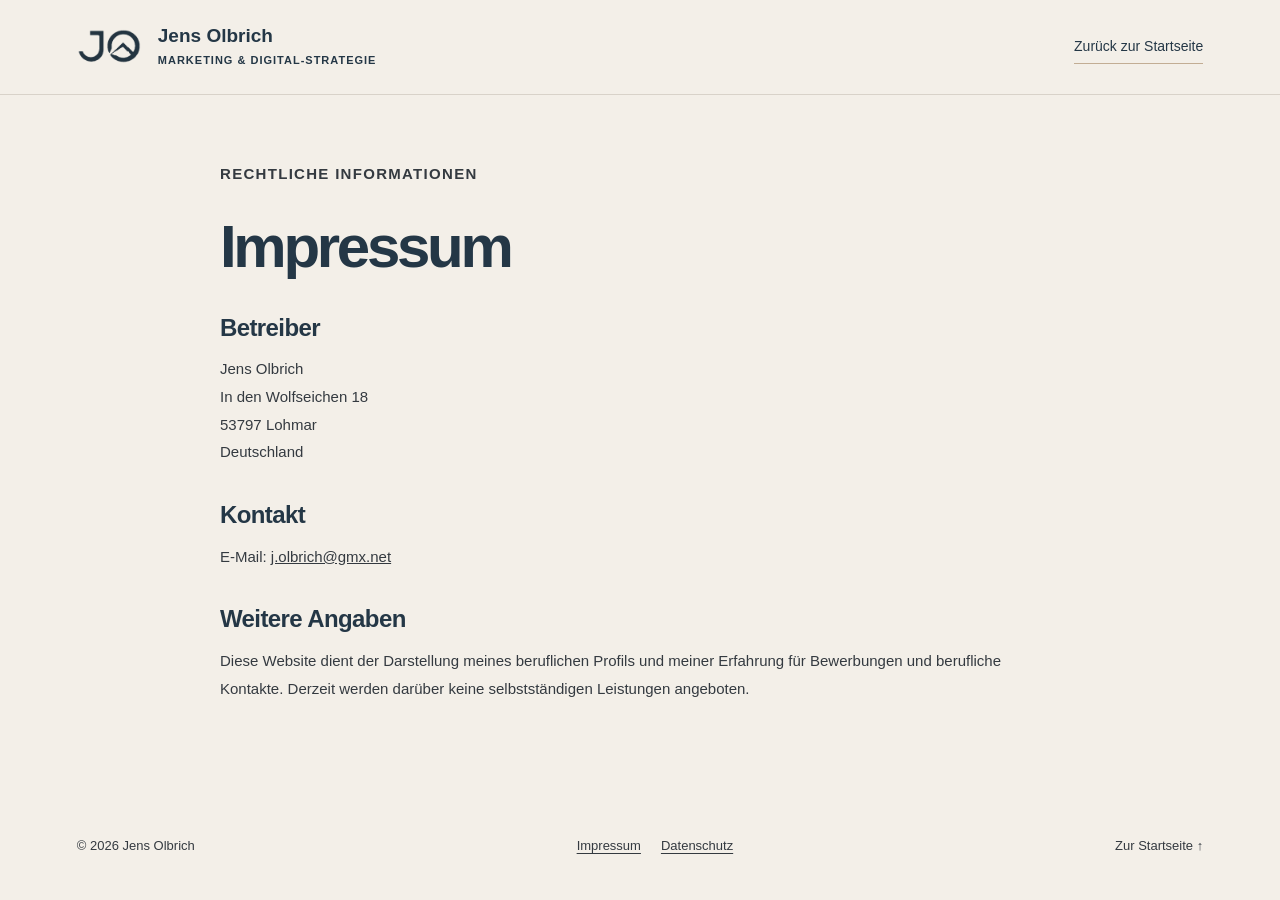
<file: impressum.html>
<!doctype html><html lang="de"><head><meta charset="utf-8"><meta name="viewport" content="width=device-width,initial-scale=1"><meta name="robots" content="noindex,nofollow"><title>Impressum | Jens Olbrich</title><link rel="stylesheet" href="styles.css"></head><body><a class="skip" href="#main">Zum Inhalt</a><header><a class="identity" href="index.html" aria-label="Jens Olbrich – Startseite"><img src="assets/logo.png" alt="" width="64" height="35"><span>Jens Olbrich<small>MARKETING & DIGITAL-STRATEGIE</small></span></a><a class="text-link" href="index.html">Zurück zur Startseite</a></header><main class="wrap legal-page" id="main"><p class="eyebrow">RECHTLICHE INFORMATIONEN</p><h1>Impressum</h1><h2>Betreiber</h2><p>Jens Olbrich<br>In den Wolfseichen 18<br>53797 Lohmar<br>Deutschland</p><h2>Kontakt</h2><p>E-Mail: <a href="mailto:j.olbrich@gmx.net">j.olbrich@gmx.net</a></p><h2>Weitere Angaben</h2><p>Diese Website dient der Darstellung meines beruflichen Profils und meiner Erfahrung für Bewerbungen und berufliche Kontakte. Derzeit werden darüber keine selbstständigen Leistungen angeboten.</p></main><footer class="wrap"><span>© 2026 Jens Olbrich</span><nav class="legal-links" aria-label="Rechtliche Informationen"><a href="impressum.html">Impressum</a><a href="datenschutz.html">Datenschutz</a></nav><a href="index.html">Zur Startseite ↑</a></footer></body></html>
</file>
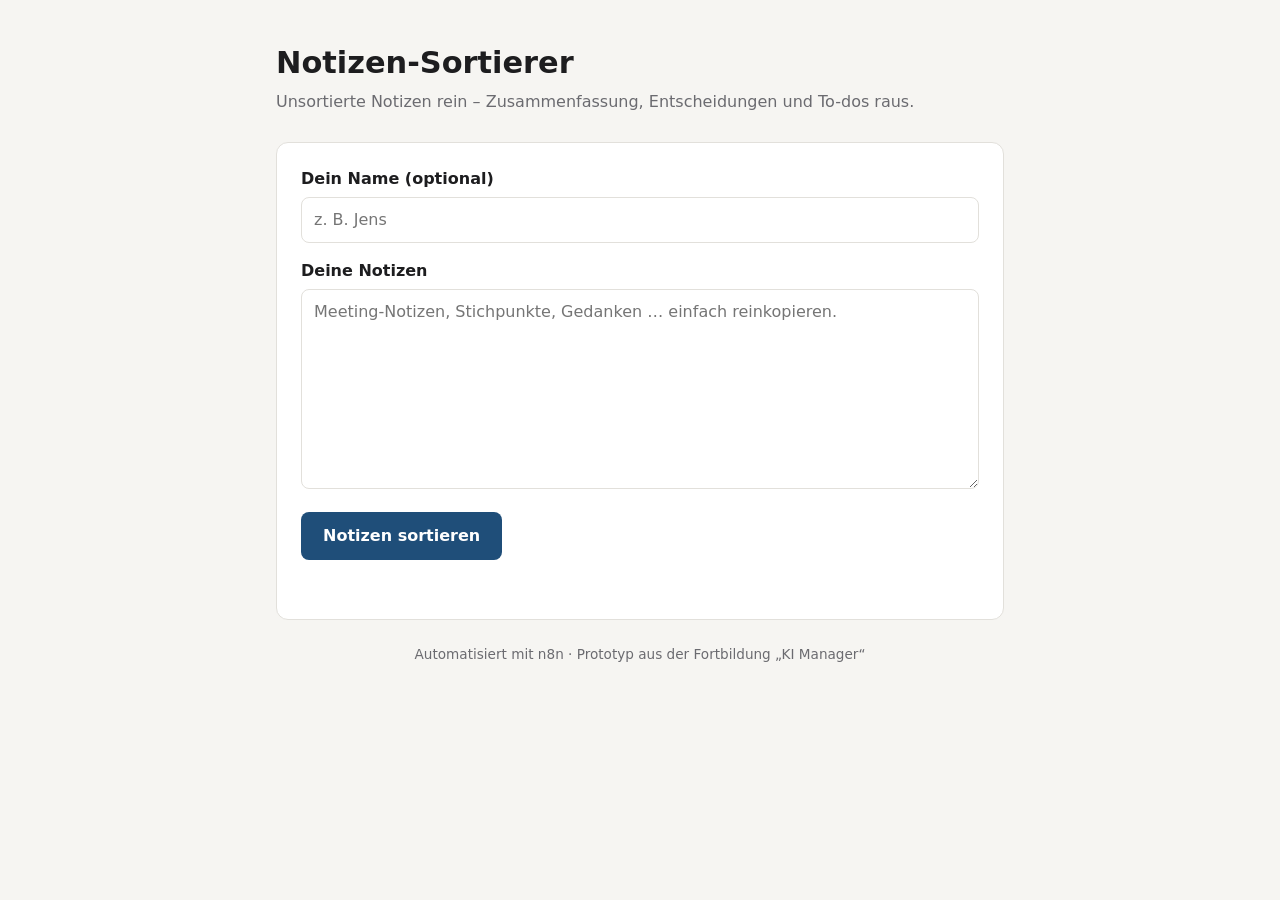
<file: notizen-sortierer.html>
<!DOCTYPE html>
<html lang="de">
<head>
<meta charset="UTF-8">
<meta name="viewport" content="width=device-width, initial-scale=1">
<title>Notizen-Sortierer</title>
<style>
  :root {
    --bg: #f6f5f2; --card: #ffffff; --text: #1d1d1f; --muted: #6b6b70;
    --accent: #1f4e79; --accent-hover: #163a5a; --border: #e2e0db;
    --ok: #2e7d32; --err: #c62828;
  }
  * { box-sizing: border-box; }
  body { margin: 0; font-family: system-ui, -apple-system, "Segoe UI", Roboto, sans-serif;
         background: var(--bg); color: var(--text); line-height: 1.5; }
  main { max-width: 760px; margin: 0 auto; padding: 40px 16px 64px; }
  h1 { font-size: 1.9rem; margin: 0 0 4px; }
  .lead { color: var(--muted); margin: 0 0 28px; }
  .card { background: var(--card); border: 1px solid var(--border); border-radius: 12px;
          padding: 24px; margin-bottom: 20px; }
  label { display: block; font-weight: 600; margin: 0 0 6px; }
  input, textarea { width: 100%; font: inherit; padding: 10px 12px; border: 1px solid var(--border);
                    border-radius: 8px; background: #fff; color: var(--text); }
  textarea { min-height: 200px; resize: vertical; }
  .field { margin-bottom: 16px; }
  button { font: inherit; font-weight: 600; background: var(--accent); color: #fff; border: 0;
           border-radius: 8px; padding: 12px 22px; cursor: pointer; }
  button:hover { background: var(--accent-hover); }
  button:disabled { opacity: .6; cursor: wait; }
  #status { margin-top: 14px; font-size: .95rem; min-height: 1.4em; }
  #status.ok { color: var(--ok); } #status.err { color: var(--err); }
  .result h2 { font-size: 1.05rem; margin: 18px 0 6px; color: var(--accent); }
  .result h2:first-child { margin-top: 0; }
  .result ul { margin: 0; padding-left: 20px; }
  .result p { margin: 0; }
  pre { white-space: pre-wrap; word-break: break-word; background: var(--bg); padding: 12px;
        border-radius: 8px; font-size: .85rem; margin: 0; }
  .hidden { display: none; }
  footer { color: var(--muted); font-size: .85rem; text-align: center; margin-top: 24px; }
</style>
</head>
<body>
<main>
  <h1>Notizen-Sortierer</h1>
  <p class="lead">Unsortierte Notizen rein – Zusammenfassung, Entscheidungen und To-dos raus.</p>

  <form class="card" id="form">
    <div class="field">
      <label for="name">Dein Name (optional)</label>
      <input id="name" name="name" type="text" placeholder="z. B. Jens">
    </div>
    <div class="field">
      <label for="notes">Deine Notizen</label>
      <textarea id="notes" name="notes" required
        placeholder="Meeting-Notizen, Stichpunkte, Gedanken … einfach reinkopieren."></textarea>
    </div>
    <button type="submit" id="submit">Notizen sortieren</button>
    <div id="status" role="status"></div>
  </form>

  <section class="card result hidden" id="result"></section>

  <footer>Automatisiert mit n8n · Prototyp aus der Fortbildung „KI Manager“</footer>
</main>

<script>
  // ⬇️ Hier die Webhook-URL aus n8n eintragen (erst Test-URL, später Production-URL)
  const WEBHOOK_URL = "https://ki-automatisierung.startplatz-ai-hub.de/webhook/notizen";

  const form = document.getElementById("form");
  const btn = document.getElementById("submit");
  const statusEl = document.getElementById("status");
  const resultEl = document.getElementById("result");

  function setStatus(text, type) {
    statusEl.textContent = text;
    statusEl.className = type || "";
  }

  function esc(s) {
    return String(s).replace(/[&<>"']/g, c => ({ "&":"&amp;","<":"&lt;",">":"&gt;",'"':"&quot;","'":"&#39;" }[c]));
  }

  // Macht aus verschiedenen Antwortformaten ein einheitliches Objekt
  function normalize(data) {
    if (Array.isArray(data)) data = data[0] || {};
    // Der n8n-AI-Agent liefert oft { output: "...JSON als Text..." }
    if (data && typeof data.output === "string") {
      const cleaned = data.output.replace(/^```(json)?/i, "").replace(/```$/, "").trim();
      try { data = JSON.parse(cleaned); } catch (e) { return { summary: data.output }; }
    } else if (data && data.output && typeof data.output === "object") {
      data = data.output;
    }
    return data || {};
  }

  function list(items) {
    if (!Array.isArray(items) || items.length === 0) return "<p>–</p>";
    return "<ul>" + items.map(i => "<li>" + esc(i) + "</li>").join("") + "</ul>";
  }

  function render(raw) {
    const d = normalize(raw);
    const known = d.summary !== undefined || d.decisions !== undefined || d.todos !== undefined;
    let html = "";
    if (known) {
      html += "<h2>Zusammenfassung</h2><p>" + esc(d.summary || "–") + "</p>";
      html += "<h2>Entscheidungen</h2>" + list(d.decisions);
      html += "<h2>To-dos</h2>" + list(d.todos);
    } else {
      html += "<h2>Antwort von n8n</h2><pre>" + esc(JSON.stringify(raw, null, 2)) + "</pre>";
    }
    resultEl.innerHTML = html;
    resultEl.classList.remove("hidden");
  }

  form.addEventListener("submit", async (e) => {
    e.preventDefault();
    const notes = document.getElementById("notes").value.trim();
    if (!notes) return;

    btn.disabled = true;
    resultEl.classList.add("hidden");
    setStatus("Wird verarbeitet …");

    try {
      const res = await fetch(WEBHOOK_URL, {
        method: "POST",
        headers: { "Content-Type": "application/json" },
        body: JSON.stringify({
          name: document.getElementById("name").value.trim(),
          notes: notes,
          timestamp: new Date().toISOString(),
          source: "website"
        })
      });
      if (!res.ok) throw new Error("HTTP " + res.status);
      const text = await res.text();
      let data;
      try { data = JSON.parse(text); } catch (err) { data = { summary: text }; }
      render(data);
      setStatus("Fertig ✓", "ok");
    } catch (err) {
      console.error(err);
      setStatus("Das hat nicht geklappt (" + err.message + "). Ist der n8n-Workflow aktiv bzw. lauscht er gerade?", "err");
    } finally {
      btn.disabled = false;
    }
  });
</script>
</body>
</html>
</file>
<file: styles.css>
:root{--ivory:#f3efe8;--navy:#243746;--teal:#47766f;--sand:#c2ad94;--ink:#343a40;--line:#d8d2c9;--white:#fcfaf7}*{box-sizing:border-box}html{scroll-behavior:smooth;scroll-padding-top:105px}body{margin:0;background:var(--ivory);color:var(--navy);font-family:Inter,"Segoe UI",Arial,sans-serif;-webkit-font-smoothing:antialiased}a{color:inherit;text-decoration:none}button{font:inherit;cursor:pointer}a,button,summary{-webkit-tap-highlight-color:transparent}a:focus-visible,button:focus-visible,summary:focus-visible{outline:3px solid var(--teal);outline-offset:6px}.wrap{width:min(1280px,88%);margin-inline:auto}header{width:100%;padding:25px 6%;display:flex;align-items:center;justify-content:space-between;border-bottom:1px solid var(--line);background:var(--ivory);position:sticky;top:0;z-index:10}.identity{display:flex;align-items:center;gap:17px;font-size:19px;font-weight:650}.identity img{object-fit:contain;mix-blend-mode:multiply}.identity small{display:block;font-size:8px;letter-spacing:1.65px;margin-top:5px;font-weight:600}nav{display:flex;align-items:center;gap:34px;font-size:13px}nav a{padding:9px 0}nav a:hover,nav a.active{color:var(--teal)}.nav-contact{border-bottom:1px solid var(--navy)}.nav-contact span{margin-left:25px}.menu{display:none}.hero{position:relative;display:grid;grid-template-columns:1.15fr 1fr;gap:7%;padding-top:69px;padding-bottom:85px;align-items:center}.eyebrow{font-size:10px;line-height:1.6;letter-spacing:2px;font-weight:650;margin:0 0 28px}.dot{display:inline-block;width:7px;height:7px;border-radius:50%;background:var(--teal);margin-right:9px;vertical-align:middle}h1,h2,h3,p{margin-top:0}h1,h2,h3{letter-spacing:-.055em;font-weight:550}h1{font-size:clamp(50px,5.2vw,78px);line-height:1.055;margin-bottom:27px}em{font-style:normal;color:var(--teal)}.intro{max-width:440px;font-size:16px;line-height:1.8;color:var(--ink)}.actions{display:flex;gap:28px;align-items:center;margin-top:32px}.button{display:inline-flex;align-items:center;gap:35px;background:var(--navy);color:var(--white);padding:17px 21px;font-size:12px}.button:hover{background:var(--teal)}.text-link{font-size:12px;border-bottom:1px solid var(--sand);padding:9px 0;display:inline-flex;gap:25px}.hero-visual{align-self:center;padding-top:12px}.portrait-frame{position:relative;background:var(--navy);aspect-ratio: .89;overflow:hidden;border-radius:180px 180px 3px 3px}.portrait{width:100%;height:100%;object-fit:cover;object-position:center}.photo-label{position:absolute;left:24px;bottom:23px;font-size:8px;letter-spacing:1.5px;color:white;background:#243746d9;padding:10px 12px}.photo-caption{display:flex;justify-content:space-between;align-items:center;padding-top:22px;font-size:12px;line-height:1.7}.round-arrow{border:1px solid var(--sand);border-radius:50%;width:42px;height:42px;display:grid;place-items:center;font-size:22px}.scroll-note{position:absolute;bottom:25px;font-size:8px;letter-spacing:1.8px;display:flex;gap:24px}.proof{border-top:1px solid var(--line);border-bottom:1px solid var(--line);padding:32px 0;display:grid;grid-template-columns:1fr 1fr 1.3fr}.proof>div{padding-left:35px;border-left:1px solid var(--line)}.proof>div:first-child{padding-left:0;border:0}.proof strong{display:block;font-size:27px;letter-spacing:-1px;font-weight:550}.proof span{font-size:11px;color:var(--ink);display:block;margin-top:8px}.section{padding-block:105px}h2{font-size:clamp(35px,3.7vw,54px);line-height:1.15;margin-bottom:25px}.about{display:grid;grid-template-columns:1fr 1fr;gap:10%}.about-text{padding-top:38px}.about-text p{font-size:14px;line-height:1.9;color:var(--ink)}.about-text .large{font-size:21px;line-height:1.6;color:var(--navy);letter-spacing:-.5px}.values{display:flex;gap:8px;flex-wrap:wrap;margin-top:28px}.values span{border:1px solid var(--line);padding:8px 12px;font-size:10px;border-radius:20px}.expertise{background:#eae7df}.section-heading{display:flex;justify-content:space-between;align-items:end;gap:35px;margin-bottom:45px}.section-heading h2{margin:0}.section-heading>p{font-size:12px;line-height:1.8;margin-bottom:7px}.expertise-grid{display:grid;grid-template-columns:1fr 1fr}.expertise-grid article{padding:32px 35px 32px 0;border-top:1px solid var(--sand)}.expertise-grid article:nth-child(even){padding-left:35px;border-left:1px solid var(--sand)}.number{font-size:11px;color:var(--teal)}h3{font-size:24px;letter-spacing:-.7px;margin:23px 0 15px}.expertise-grid p{font-size:13px;line-height:1.9;max-width:460px;color:var(--ink)}.tags{font-size:8px;letter-spacing:1.2px;color:var(--teal);display:block;margin-top:25px}.timeline{border-top:1px solid var(--navy)}details{border-bottom:1px solid var(--line)}summary{list-style:none;display:grid;grid-template-columns:170px 1fr 30px;gap:20px;align-items:center;padding:29px 0;cursor:pointer}summary::-webkit-details-marker{display:none}.period{font-size:11px;color:var(--teal)}summary strong{display:block;font-size:20px;font-weight:550;letter-spacing:-.5px}summary small{display:block;font-size:11px;margin-top:9px;color:var(--ink)}.toggle{font-size:24px;font-weight:300}details[open]>summary .toggle{transform:rotate(45deg)}.detail-body{margin-left:190px;max-width:730px;padding:0 40px 23px 0;font-size:13px;line-height:1.9;color:var(--ink)}.detail-body li{padding-left:4px;margin-bottom:5px}.detail-body ul{padding-left:17px}.education{display:flex;gap:40px;margin-top:28px;font-size:11px;line-height:1.8}.education>span{font-size:8px;letter-spacing:1.7px;padding-top:3px;color:var(--teal)}.ai-section{background:#e3e8e1;padding:55px 65px;display:grid;grid-template-columns:1fr 2fr;gap:70px}.ai-marker{font-size:180px;font-weight:200;align-self:center;color:var(--teal);line-height:1;text-align:center}.ai-section p:not(.eyebrow){font-size:14px;line-height:1.9;max-width:650px;color:var(--ink)}.status{display:block;font-size:10px;margin-top:22px;line-height:1.8}.steps{display:grid;grid-template-columns:repeat(4,1fr);gap:30px;margin-top:45px}.steps article{border-top:1px solid var(--sand);padding-top:20px}.steps article>span{font-size:11px;color:var(--teal)}.steps h3{margin-top:25px}.steps p{font-size:12px;line-height:1.9;color:var(--ink)}.contact{background:var(--navy);color:var(--ivory);padding:85px 0 60px}.contact .eyebrow{color:#b7cbc5}.contact h2{font-size:clamp(42px,5.2vw,75px)}.contact em{color:#a5c5bb}.contact-bottom{display:flex;align-items:end;justify-content:space-between;gap:30px;margin-top:45px}.contact-bottom p{font-size:13px;line-height:1.9;margin:0;color:#d4d9d9}.contact-mail{font-size:clamp(18px,2.6vw,35px);border-bottom:1px solid #809199;padding-bottom:12px;letter-spacing:-.7px}.contact-mail span{margin-left:40px}.contact-links{display:flex;gap:30px;align-items:center;font-size:11px;margin-top:35px}.contact-links a,.contact-links button{border:0;border-bottom:1px solid #809199;padding:7px 0;background:none;color:var(--ivory)}#copy-status{font-size:10px}footer{display:flex;justify-content:space-between;gap:20px;padding-block:27px;font-size:9px;color:var(--ink)}.skip{position:fixed;top:-100px;background:var(--navy);color:white;padding:15px;z-index:30}.skip:focus{top:0}@media(min-width:1550px){.hero{padding-block:85px 100px}.portrait-frame{max-height:650px}.hero-visual{max-width:530px}}@media(max-width:900px){nav{gap:20px}.hero{gap:5%;padding-top:45px}h1{font-size:clamp(42px,6vw,60px)}.eyebrow{font-size:8px}.intro{font-size:14px}.actions{gap:16px;flex-wrap:wrap}.proof strong{font-size:23px}.proof>div{padding-left:20px}.section{padding-block:75px}.ai-section{gap:25px;padding:40px}.contact-bottom{align-items:start;flex-direction:column}.steps{grid-template-columns:1fr 1fr}.identity small{font-size:7px}.identity{gap:10px}}@media(max-width:640px){header{padding:17px 6%}.identity{font-size:17px}.identity img{width:49px;height:29px}.identity small{font-size:6px;letter-spacing:1.2px}.menu{display:flex;gap:15px;border:0;background:none;padding:10px 0;font-size:12px;color:var(--navy)}nav{display:none;position:absolute;top:76px;left:0;right:0;background:var(--ivory);padding:20px 6% 25px;border-bottom:1px solid var(--sand);flex-direction:column;align-items:stretch;gap:8px}nav.open{display:flex}.hero{grid-template-columns:1fr;padding-top:40px;padding-bottom:65px;gap:35px}h1{font-size:53px;letter-spacing:-3px}.eyebrow{font-size:8px;letter-spacing:1.5px;margin-bottom:23px}.hero .intro{font-size:15px;max-width:360px}.hero-visual{width:100%;padding:0}.portrait-frame{aspect-ratio:1.04;border-radius:150px 150px 2px 2px}.portrait{object-position:center 40%}.photo-caption{font-size:11px;padding-top:15px}.scroll-note{bottom:21px}.proof{grid-template-columns:1fr;padding:0}.proof>div,.proof>div:first-child{border:0;border-bottom:1px solid var(--line);padding:20px 0;display:flex;justify-content:space-between;align-items:center;gap:10px}.proof>div:last-child{border:0}.proof strong{font-size:22px}.proof span{margin:0;font-size:10px;text-align:right}.about{grid-template-columns:1fr;gap:0}.about-text{padding-top:5px}.about-text .large{font-size:19px}.section{padding-block:60px}h2{font-size:37px}.section-heading{display:block;margin-bottom:30px}.section-heading>p,.section-heading>.text-link{margin-top:20px}.expertise-grid{grid-template-columns:1fr}.expertise-grid article,.expertise-grid article:nth-child(even){padding:25px 0;border-left:0}.expertise-grid p{font-size:14px}summary{grid-template-columns:1fr 24px;gap:10px;padding:23px 0}.period{grid-column:1/-1;font-size:10px}summary strong{font-size:18px;line-height:1.4}.detail-body{margin-left:0;padding-right:10px}.education{gap:15px;flex-direction:column}.education p{margin:0}.ai-section{grid-template-columns:1fr;padding:30px 25px;gap:5px}.ai-marker{display:none}.ai-section h2{font-size:33px}.status{font-size:9px}.steps{gap:23px 20px}.steps h3{font-size:21px}.contact{padding:55px 0 40px}.contact h2{font-size:43px}.contact-bottom{margin-top:30px}.contact-mail{font-size:23px}.contact-mail span{margin-left:15px}.contact-links{gap:20px;flex-wrap:wrap}footer{flex-wrap:wrap;font-size:9px;line-height:1.7}footer>span:nth-child(2){order:3;width:100%}html{scroll-padding-top:95px}}@media(prefers-reduced-motion:reduce){html{scroll-behavior:auto}}

/* Sachlicher Einstieg mit kompakter Überschrift. */
.hero h1{font-size:clamp(38px,4.1vw,61px);line-height:1.14;letter-spacing:-.045em}.hero .intro{max-width:490px}@media(max-width:640px){.hero h1{font-size:40px}}

/* Kleineres, rechteckiges Porträt. */
.hero-visual{width:100%;max-width:360px;justify-self:end}.portrait-frame{border-radius:0;aspect-ratio:.95}@media(max-width:900px){.hero-visual{max-width:300px}}@media(max-width:640px){.hero-visual{width:80%;max-width:300px;justify-self:start}.portrait-frame{border-radius:0;aspect-ratio:.95}}

.personal{border-top:1px solid var(--line)}.personal-intro{display:grid;grid-template-columns:minmax(0,.85fr) minmax(0,1.15fr);gap:4%;align-items:start;margin-bottom:35px}.personal-intro>p{font-size:15px;line-height:1.9;color:var(--ink);margin:35px 0 0}.personal-gallery{display:grid;grid-template-columns:repeat(6,minmax(0,1fr));gap:25px 20px}.personal-gallery figure{margin:0;grid-column:span 2}.personal-gallery figure:nth-child(n+4){grid-column:span 3}.personal-gallery img{display:block;width:100%;height:auto;aspect-ratio:4/3;object-fit:cover;border-radius:0}.personal-gallery figcaption{display:flex;justify-content:space-between;gap:10px;font-size:11px;line-height:1.6;margin-top:12px}.personal-gallery figcaption span{color:var(--teal);font-size:9px;white-space:nowrap}@media(max-width:900px){nav{gap:18px}}@media(max-width:640px){.personal-intro{grid-template-columns:1fr;gap:0}.personal-intro>p{margin-top:0;font-size:14px}.personal-gallery{grid-template-columns:1fr;gap:25px}.personal-gallery figure,.personal-gallery figure:nth-child(n+4){grid-column:1}.personal-gallery figcaption{font-size:12px}}

/* Kompakte private Fotoreihe mit vier gleich großen Motiven. */
.personal-gallery{grid-template-columns:repeat(4,minmax(0,1fr));gap:18px;max-width:1040px}.personal-gallery figure,.personal-gallery figure:nth-child(n+4){grid-column:auto}.personal-gallery img{aspect-ratio:4/3}.personal-gallery figcaption{font-size:10px;margin-top:9px}@media(max-width:900px){.personal-gallery{grid-template-columns:repeat(2,minmax(0,1fr));max-width:640px}}@media(max-width:640px){.personal-gallery{grid-template-columns:repeat(2,minmax(0,1fr));gap:20px 12px}.personal-gallery figure,.personal-gallery figure:nth-child(n+4){grid-column:auto}.personal-gallery figcaption{font-size:10px}}

/* Eigenständiger Schwerpunkt zur laufenden KI-Weiterbildung. */
.ai-expanded{padding:60px;background:#e3e8e1;scroll-margin-top:25px}.ai-heading{display:grid;grid-template-columns:1fr 1.15fr;gap:8%;margin-bottom:42px}.ai-provider{font-size:13px;line-height:1.7;margin-bottom:16px}.ai-heading .status{font-size:10px;margin-top:0}.ai-context{padding-top:40px}.ai-context .large{font-size:22px;line-height:1.55;letter-spacing:-.5px;color:var(--navy)}.ai-context p{font-size:14px;line-height:1.9;color:var(--ink)}.ai-topics{display:grid;grid-template-columns:1fr 1fr;gap:0 40px}.ai-topics article{border-top:1px solid #b9c6bd;padding:28px 0}.ai-topics h3{font-size:23px;line-height:1.3;margin:18px 0 13px}.ai-topics p{font-size:13px;line-height:1.9;color:var(--ink);margin-bottom:0}.ai-topics .tags{margin-top:18px;line-height:1.8}.ai-transfer{border-top:1px solid #b9c6bd;display:grid;grid-template-columns:120px 1fr;gap:25px;padding-top:26px;margin-top:10px}.ai-transfer>span{font-size:9px;letter-spacing:1.5px;color:var(--teal);padding-top:5px}.ai-transfer p{font-size:17px;line-height:1.7;max-width:760px;margin:0}@media(max-width:900px){.ai-expanded{padding:40px}.ai-heading{gap:35px}.ai-context{padding-top:15px}.ai-topics{gap:0 25px}}@media(max-width:640px){.ai-expanded{padding:32px 24px}.ai-heading{grid-template-columns:1fr;gap:24px;margin-bottom:28px}.ai-context{padding-top:0}.ai-context .large{font-size:20px}.ai-topics{grid-template-columns:1fr}.ai-topics h3{font-size:22px}.ai-transfer{grid-template-columns:1fr;gap:12px}.ai-transfer p{font-size:15px}.ai-heading .status{font-size:9px}}

/* Monatsgenaue, gut lesbare Zeiträume im Lebenslauf. */
.timeline summary{grid-template-columns:220px 1fr 30px}.timeline .period{font-size:17px;font-weight:600;line-height:1.5;font-variant-numeric:tabular-nums;white-space:nowrap}.timeline .detail-body{margin-left:240px}.education strong{font-size:15px;line-height:1.8;font-weight:600;color:var(--teal);font-variant-numeric:tabular-nums}.education p+p{margin-top:18px}@media(max-width:900px){.timeline summary{grid-template-columns:190px 1fr 25px}.timeline .period{font-size:15px}.timeline .detail-body{margin-left:210px}}@media(max-width:640px){.timeline summary{grid-template-columns:1fr 24px}.timeline .period{font-size:16px;grid-column:1/-1}.timeline .detail-body{margin-left:0}}

footer .legal-links{display:flex;position:static;flex-direction:row;align-items:center;gap:20px;padding:0;border:0;background:none;font-size:11px}footer .legal-links a{padding:0;text-decoration:underline;text-underline-offset:3px}.legal-page{max-width:840px;padding-block:65px 90px;min-height:75vh}.legal-page h1{font-size:clamp(36px,5vw,60px);overflow-wrap:anywhere}.legal-page h2{font-size:24px;letter-spacing:-.6px;margin:35px 0 14px}.legal-page p{font-size:15px;line-height:1.85;color:var(--ink)}.legal-page a{text-decoration:underline;overflow-wrap:anywhere}.legal-draft{padding:18px 22px;background:#e6e1d8;border-left:3px solid var(--teal)}@media(max-width:640px){footer .legal-links{left:auto;right:auto;top:auto}.legal-page{padding-block:40px 60px}}

/* Lesbare Beschriftungen und Navigation auf allen Bildschirmgrößen. */
.identity small{font-size:11px;letter-spacing:1px;line-height:1.5}#navigation{font-size:14px;gap:22px}.eyebrow{font-size:12px;letter-spacing:1.3px}.tags,.number,.scroll-note{font-size:12px;line-height:1.7}.values span{font-size:12px}.proof span,.photo-caption,summary small,.education,.education>span,.status,.ai-heading .status,.ai-transfer>span,.personal-gallery figcaption,.personal-gallery figcaption span,footer,footer .legal-links,.contact-links,#copy-status{font-size:13px;line-height:1.7}.text-link,.button{font-size:14px}.expertise-grid p,.steps p,.detail-body,.ai-topics p{font-size:15px}.education>span{letter-spacing:.6px}footer{align-items:center;flex-wrap:wrap}.scroll-note{letter-spacing:1px}.ai-transfer>span{letter-spacing:.6px}.contact .eyebrow{color:#b7cbc5}@media(max-width:1050px){.menu{display:flex;gap:15px;border:0;background:none;padding:12px 0;font-size:14px;color:var(--navy)}#navigation{display:none;position:absolute;top:100%;left:0;right:0;background:var(--ivory);padding:18px 6% 24px;border-bottom:1px solid var(--sand);flex-direction:column;align-items:stretch;gap:4px}#navigation.open{display:flex}#navigation a{padding:10px 0}.identity small{font-size:10px}}@media(max-width:640px){.identity small{font-size:10px;letter-spacing:.3px}.identity{font-size:17px}.eyebrow{font-size:12px;letter-spacing:.8px}.proof>div{gap:20px}.proof span{max-width:47%;font-size:13px}.status,.ai-heading .status{font-size:12px}.personal-gallery figcaption{font-size:12px}footer>span:nth-child(2){order:0}.photo-caption{font-size:13px}}

.eyebrow,.tags,.number,.education>span,.education strong,.ai-transfer>span,.timeline .period{color:#365f59}

/* Frühere Stationen bei Bedarf öffnen; jüngere Erfahrung direkt erfassen. */
.earlier-career{margin-top:22px;border:1px solid var(--line);padding-inline:24px}.earlier-career>summary{display:grid;grid-template-columns:1fr 30px;gap:20px;padding-block:22px}.earlier-career>summary strong{font-size:19px}.earlier-career>summary small{font-size:13px;line-height:1.7}.earlier-career[open]>summary>.toggle{transform:rotate(45deg)}.earlier-career .timeline{border-top:1px solid var(--line);padding-bottom:8px}.earlier-career .timeline details:last-child{border-bottom:0}@media(max-width:640px){.earlier-career{padding-inline:16px}.earlier-career>summary{grid-template-columns:1fr 24px}.earlier-career>summary strong{font-size:18px}}

.contact-form{margin-top:44px;padding-top:32px;border-top:1px solid #809199;max-width:850px}.form-row{display:grid;grid-template-columns:1fr 1fr;gap:24px}.form-field{display:flex;flex-direction:column;gap:9px;margin-bottom:24px}.form-field label{font-size:15px;font-weight:600}.form-field label span{font-size:12px;font-weight:400;color:#d4d9d9}.form-field input,.form-field textarea{width:100%;border:1px solid #99a9ad;border-radius:0;padding:13px 15px;background:var(--ivory);color:var(--navy);font:inherit;font-size:16px;line-height:1.6}.form-field textarea{resize:vertical;min-height:155px}.form-field textarea::placeholder{color:#626b70}.form-field input:focus-visible,.form-field textarea:focus-visible{outline:3px solid #a5c5bb;outline-offset:3px}.form-help{font-size:13px;line-height:1.8;color:#d4d9d9;max-width:680px}.form-help a,.contact-form noscript a{text-decoration:underline;text-underline-offset:3px}.form-submit{background:var(--ivory);color:var(--navy);border:1px solid var(--ivory);margin-top:7px;cursor:pointer}.form-submit:hover{background:#dbe6df;color:var(--navy)}.form-submit:disabled{opacity:.7;cursor:wait}.form-status{font-size:14px;line-height:1.8;min-height:1.8em;margin:18px 0 0;max-width:700px}.form-status[data-state="error"]{color:#ffd7c7}.form-status[data-state="success"]{color:#c7e8d4}@media(max-width:640px){.form-row{grid-template-columns:1fr;gap:0}.contact-form{margin-top:30px}.form-submit{justify-content:space-between;width:100%}}


/* Persönlichen Text vertikal auf die Überschrift ausrichten. */
@media(min-width:641px){.personal-intro{align-items:center}.personal-intro>div{display:contents}.personal-intro>.eyebrow,.personal-intro>div>.eyebrow{grid-column:1;grid-row:1;margin-bottom:18px}.personal-intro h2{grid-column:1;grid-row:2;margin-bottom:0}.personal-intro>p{grid-column:2;grid-row:2;margin:0}}


/* Ruhige Mikrointeraktionen, ausschließlich bei erlaubter Bewegung. */
@media(prefers-reduced-motion:no-preference){
 .button,.text-link,.nav-contact,.round-arrow{transition:transform 200ms ease,background-color 200ms ease,color 200ms ease,border-color 200ms ease}
 .button span,.text-link span,.nav-contact span{display:inline-block;transition:transform 200ms ease}
 .form-field input,.form-field textarea{transition:border-color 180ms ease,box-shadow 180ms ease}
 summary .toggle{display:inline-block;transition:transform 200ms ease}
 @media(hover:hover) and (pointer:fine){
  .button:hover:not(:disabled){transform:translateY(-2px)}
  .button:hover:not(:disabled) span,.nav-contact:hover span{transform:translate(2px,-2px)}
  .text-link:hover span{transform:translateY(2px)}
  .personal-gallery img{transition:transform 280ms ease}
  .personal-gallery figure:hover img{transform:translateY(-3px)}
  #navigation>a{transition:color 180ms ease}
 }
}
@media(prefers-reduced-motion:reduce){html{scroll-behavior:auto}}

/* Deutlichere Mouseover-Rückmeldung ohne Layoutverschiebungen. */
@media(hover:hover) and (pointer:fine){
 .expertise-grid article:hover{background:rgba(255,255,255,.4);box-shadow:inset 0 3px 0 var(--teal)}
 .ai-topics article:hover{background:rgba(255,255,255,.35);box-shadow:inset 0 3px 0 var(--teal)}
 .expertise-grid article:hover h3,.ai-topics article:hover h3{color:#365f59}
 .timeline summary:hover,.earlier-career>summary:hover{background:rgba(71,118,111,.08)}
 .personal-gallery figure:hover img{box-shadow:0 12px 26px rgba(36,55,70,.2)}
 #navigation>a:hover{text-decoration:underline;text-underline-offset:7px;text-decoration-thickness:2px}
 .contact-links a:hover,.contact-links button:hover{color:#c7e8d4;border-bottom-color:#c7e8d4}
 .button:hover:not(:disabled){box-shadow:0 9px 20px rgba(36,55,70,.22)}
}
@media(prefers-reduced-motion:no-preference) and (hover:hover) and (pointer:fine){
 .expertise-grid article,.ai-topics article{transition:transform 240ms ease,background-color 240ms ease,box-shadow 240ms ease}
 .expertise-grid h3,.ai-topics h3{transition:color 200ms ease}
 .timeline summary,.earlier-career>summary{transition:background-color 200ms ease}
 .personal-gallery img{transition:transform 280ms ease,box-shadow 280ms ease}
 .button{transition:transform 220ms ease,background-color 220ms ease,color 220ms ease,box-shadow 220ms ease}
 .expertise-grid article:hover,.ai-topics article:hover{transform:translateY(-4px)}
 .personal-gallery figure:hover img{transform:translateY(-5px) scale(1.025)}
 .button:hover:not(:disabled){transform:translateY(-3px)}
 .button:hover:not(:disabled) span,.nav-contact:hover span{transform:translate(4px,-3px)}
}

/* Foto-Hover: fester Ausschnitt, Teal-Rahmen und weicher Schatten. */
.portrait-frame{box-shadow:0 0 0 1px transparent;isolation:isolate}
.portrait-frame::after{content:"";position:absolute;inset:0;z-index:1;pointer-events:none;border:2px solid transparent}
@media(hover:hover) and (pointer:fine){
 .portrait-frame:hover{box-shadow:0 14px 32px rgba(36,55,70,.18)}
 .portrait-frame:hover::after{border-color:var(--teal)}
}
@media(prefers-reduced-motion:no-preference){
 .portrait-frame{transition:box-shadow 350ms ease}
 .portrait-frame::after{transition:border-color 350ms ease}
 .portrait-frame .portrait{transition:transform 500ms cubic-bezier(.2,.65,.3,1)}
 @media(hover:hover) and (pointer:fine){.portrait-frame:hover .portrait{transform:scale(1.02)}}
}

.newsletter{border-top:1px solid var(--line);display:grid;grid-template-columns:.8fr 1.2fr;gap:7%}.newsletter-intro>p:last-child{font-size:15px;line-height:1.9;color:var(--ink)}.newsletter .form-field label span{color:var(--ink)}.newsletter .form-field input{background:var(--white)}.newsletter-consent{display:flex;align-items:start;gap:12px;font-size:13px;line-height:1.8}.newsletter-consent input{width:19px;height:19px;flex-shrink:0;margin:4px 0 0;accent-color:var(--teal)}.newsletter-consent a{text-decoration:underline;text-underline-offset:3px}.newsletter-help{font-size:12px;line-height:1.8;margin:18px 0 22px;color:var(--ink)}.newsletter button{border:0}.newsletter-status{min-height:1.8em;font-size:14px;line-height:1.8;margin:18px 0 0}.newsletter-status[data-state="error"]{color:#942d27}.newsletter-status[data-state="success"]{color:#365f59}.newsletter button:disabled{opacity:.65;cursor:wait}@media(max-width:900px){.newsletter{grid-template-columns:1fr;gap:15px}}@media(max-width:640px){.newsletter button{width:100%;justify-content:space-between}}

.notes-flow{font-size:13px;line-height:1.8;color:var(--teal);border-top:1px solid var(--line);padding-top:16px;margin-top:24px}.notes-demo .form-field textarea{background:var(--white)}.newsletter .notes-example{display:inline-block;width:auto;background:none;border:0;border-bottom:1px solid var(--sand);padding:6px 0;margin:0 0 22px;font-size:14px;color:var(--navy)}.newsletter .notes-example:hover{color:var(--teal)}.notes-result{margin-top:26px;border-top:1px solid var(--navy);padding-top:4px}.notes-result[hidden]{display:none}.notes-result h3{font-size:20px;margin:22px 0 10px}.notes-result p,.notes-result li{font-size:15px;line-height:1.8;color:var(--ink);margin:0}.notes-result ul{padding-left:18px;margin:0}.notes-result li+li{margin-top:4px}.newsletter-status[data-state="pending"]{color:var(--ink)}
</file>
<file: competence.css>
.competence-map{border-top:1px solid var(--line)}
.competence-heading{display:grid;grid-template-columns:1.1fr 1fr;gap:8%;align-items:end;margin-bottom:50px}
.competence-heading h2{margin-bottom:0}.competence-heading>p{font-size:16px;line-height:1.85;max-width:420px;color:var(--ink);margin-bottom:4px}
.competence-circuit{display:grid;grid-template-columns:repeat(3,minmax(0,1fr));gap:5%;position:relative}
.circuit-wire{position:absolute;top:0;left:33px;width:calc(66.666% + 11px);height:66px;overflow:visible;pointer-events:none}
.circuit-wire path{fill:none;stroke-width:2;vector-effect:non-scaling-stroke}.wire-base{stroke:var(--line)}.wire-draw{stroke:var(--teal)}
.circuit-station{position:relative;min-width:0}.circuit-node{position:relative;z-index:1;width:66px;height:66px;background:var(--ivory);border:1px solid var(--teal);display:grid;place-items:center;border-radius:50%;color:var(--teal)}
.circuit-node svg{width:29px;height:29px;fill:none;stroke:currentColor;stroke-width:1.6;stroke-linecap:round;stroke-linejoin:round}
.circuit-step{font-size:11px;letter-spacing:1.3px;color:#365f59;font-weight:650;margin:26px 0 12px}.circuit-station h3{font-size:clamp(29px,3vw,40px);line-height:1.13;letter-spacing:-1.2px;margin:0 0 20px}
.circuit-station>p:not(.circuit-step):not(.circuit-proof){font-size:15px;line-height:1.85;color:var(--ink);margin-bottom:20px;min-height:84px}
.circuit-tools{list-style:none;display:flex;flex-wrap:wrap;gap:7px;padding:0;margin:0 0 25px;min-height:66px;align-content:start}
.circuit-tools li{font-size:12px;line-height:1.5;border:1px solid #b9c6bd;padding:6px 10px;border-radius:3px;color:var(--navy)}
.circuit-proof{display:block;border-top:1px solid var(--line);padding-top:17px;margin:0;font-size:13px;line-height:1.8;color:#365f59}.circuit-project{text-decoration:underline;text-underline-offset:4px}.circuit-project:hover{color:var(--navy)}
.competence-foundation{margin-top:50px;background:#e3e8e1;padding:27px 30px 30px;border-top:2px solid var(--teal)}.foundation-label{font-size:11px;letter-spacing:1.2px;font-weight:650;color:#365f59;margin-bottom:22px}.foundation-grid{display:grid;grid-template-columns:repeat(4,minmax(0,1fr));gap:24px}.foundation-grid h4{font-size:16px;font-weight:600;margin:0 0 8px}.foundation-grid p{font-size:13px;line-height:1.8;color:var(--ink);margin:0}
@media(prefers-reduced-motion:no-preference){.competence-map.circuit-ready .wire-draw{stroke-dasharray:1;stroke-dashoffset:1;transition:stroke-dashoffset 1.1s ease}.competence-map.circuit-visible .wire-draw{stroke-dashoffset:0}.competence-map.circuit-visible .circuit-node{animation:circuit-arrive .7s ease both}.competence-map.circuit-visible .circuit-station:nth-of-type(2) .circuit-node{animation-delay:.18s}.competence-map.circuit-visible .circuit-station:nth-of-type(3) .circuit-node{animation-delay:.36s}@keyframes circuit-arrive{from{box-shadow:0 0 0 0 #47766f30}50%{box-shadow:0 0 0 10px #47766f14}to{box-shadow:0 0 0 0 #47766f00}}}
@media(max-width:900px){.competence-heading{gap:30px}.competence-circuit{gap:4%}.foundation-grid{grid-template-columns:1fr 1fr}.circuit-tools{min-height:110px}.circuit-station>p:not(.circuit-step):not(.circuit-proof){min-height:140px}}
@media(max-width:640px){.competence-heading{grid-template-columns:1fr;gap:18px;margin-bottom:35px}.competence-heading>p{font-size:15px}.competence-circuit{grid-template-columns:1fr;gap:34px}.circuit-wire{display:none}.circuit-station{padding-left:62px}.circuit-node{position:absolute;left:0;top:0;width:42px;height:42px}.circuit-node svg{width:23px;height:23px}.circuit-station:not(:last-child):after{content:"";position:absolute;left:20px;top:48px;bottom:-28px;border-left:1px solid #b9c6bd}.circuit-step{margin-top:0;font-size:10px;letter-spacing:.7px}.circuit-station h3{font-size:31px}.circuit-station>p:not(.circuit-step):not(.circuit-proof){min-height:0}.circuit-tools{min-height:0;margin-bottom:20px}.competence-foundation{margin-top:35px;padding:23px 20px}.foundation-grid{gap:22px 18px}.foundation-grid h4{font-size:15px}}
</file>
<file: refinements.css>
/* Unified typography, section density and availability. */
body{font-size:17px}
.hero{grid-template-columns:1.35fr 1fr;gap:6%;padding-block:58px 65px}
.hero h1{font-size:clamp(36px,3.8vw,56px);line-height:1.14;letter-spacing:-.045em}
.hero .intro{font-size:17px;line-height:1.8;max-width:560px;color:#343a40}
.hero-availability{display:flex;gap:11px;align-items:flex-start;max-width:530px;font-size:16px;line-height:1.65;color:#243746;margin:23px 0 0;font-weight:600}
.hero-availability>span{width:8px;height:8px;border-radius:50%;background:#365f59;flex-shrink:0;margin-top:9px}
.hero .actions{margin-top:26px}.photo-caption{font-size:15px;color:#343a40}
.section{padding-block:80px}.section-heading{margin-bottom:32px}
.about{gap:8%}.about-text{padding-top:0}.about-text p{font-size:17px;line-height:1.85;color:#343a40}.about-text .large{font-size:22px;line-height:1.6;color:#243746}
.ai-context p,.ai-topics p,.detail-body,.steps p,.personal-intro>p,.newsletter-intro>p:last-child{font-size:17px;line-height:1.8;color:#343a40}
.ai-context .large{font-size:22px;line-height:1.6}.ai-expanded{padding:45px}.ai-heading{margin-bottom:28px}.ai-topics article{padding-block:23px}
.section-heading>p,.ai-provider,.status,.ai-heading .status,summary small,.education,.personal-gallery figcaption{font-size:15px;line-height:1.7;color:#343a40}
.tags,.number,.eyebrow,.circuit-step,.foundation-label{font-size:13px;line-height:1.7;color:#365f59}
.competence-heading{margin-bottom:38px}.competence-heading>p{font-size:17px;line-height:1.8;color:#343a40}
.circuit-station>p:not(.circuit-step):not(.circuit-proof){font-size:17px;line-height:1.8;min-height:122px;color:#343a40}.circuit-tools{min-height:76px}.circuit-tools li{font-size:14px}
.circuit-proof{font-size:16px;line-height:1.7;color:#365f59}.competence-foundation{margin-top:35px}.foundation-grid h4{font-size:18px}.foundation-grid p{font-size:16px;line-height:1.75;color:#343a40}
.newsletter-consent,.newsletter-help,.form-help{font-size:16px;line-height:1.8}.form-field label{font-size:16px}.form-field label span{font-size:14px}
.newsletter .form-field label span{color:#343a40}.newsletter-status,.form-status{font-size:16px;line-height:1.8}
.contact-bottom p,.contact .form-help,.contact .form-field label span{font-size:16px;line-height:1.8;color:#f3efe8}.contact .eyebrow{color:#d6e7df}.contact-links{font-size:16px}.contact #copy-status{font-size:15px;color:#f3efe8}
.button,.text-link{font-size:16px}.education strong{font-size:16px}.personal-gallery figcaption{font-size:14px}footer,footer .legal-links{font-size:14px}
.timeline .detail-body li{margin-bottom:10px}.timeline .detail-body ul{margin-top:0}
@media(max-width:1050px){#navigation{font-size:16px}}
@media(max-width:900px){.hero{gap:5%}.competence-heading{gap:25px}.circuit-station>p:not(.circuit-step):not(.circuit-proof){min-height:190px}.circuit-tools{min-height:125px}.foundation-grid{grid-template-columns:1fr 1fr}}
@media(max-width:640px){body{font-size:16px}.hero{grid-template-columns:1fr;padding-block:35px 42px;gap:30px}.hero h1{font-size:38px}.hero .intro,.hero-availability{font-size:16px}.hero-availability{margin-top:18px}.hero-visual{width:75%;max-width:280px}.section{padding-block:55px}.about-text p{font-size:17px}.about-text .large{font-size:21px}.ai-expanded{padding:30px 22px}.ai-context p,.ai-topics p,.detail-body,.personal-intro>p,.newsletter-intro>p:last-child{font-size:16px}.competence-heading>p{font-size:16px}.circuit-station>p:not(.circuit-step):not(.circuit-proof){font-size:16px;min-height:0}.circuit-tools{min-height:0}.circuit-proof{font-size:15px}.foundation-grid{grid-template-columns:1fr;gap:18px}.foundation-grid p{font-size:16px}.foundation-grid>div+div{border-top:1px solid #b9c6bd;padding-top:18px}.contact-bottom p,.contact .form-help{font-size:16px}.newsletter-consent,.newsletter-help,.form-help{font-size:16px}footer .legal-links{font-size:14px}.photo-caption{font-size:14px}}
</file>
<file: work-example.css>
.hero{padding-block:36px 45px}.hero-route{margin-top:18px;margin-bottom:18px}.hero .actions{gap:22px;margin-top:14px}.hero .actions .button{gap:22px}
.work-example{border-top:1px solid var(--line)}.work-heading{display:grid;grid-template-columns:1.2fr 1fr;gap:8%;align-items:end}.work-heading h2{margin-bottom:0}.work-heading>p{font-size:17px;line-height:1.8;color:var(--ink);max-width:410px;margin-bottom:4px}.project-route{max-width:none;margin:35px 0}
.project-context{display:grid;grid-template-columns:repeat(3,minmax(0,1fr));gap:30px;margin:30px 0 35px}.project-context h3{font-size:17px;letter-spacing:-.2px;margin:0 0 10px}.project-context p{font-size:16px;line-height:1.8;margin:0;color:var(--ink)}
.example-playground{background:#e3e8e1;border:1px solid #b9c6bd;padding:30px}.example-topline{display:flex;justify-content:space-between;align-items:baseline;gap:20px;margin-bottom:26px}.example-topline h3{font-size:21px;margin:0;letter-spacing:-.5px}.example-topline>span{font-size:13px;line-height:1.6;color:#365f59}
.example-comparison{display:grid;grid-template-columns:1fr 1fr;gap:28px}.example-before,.example-after{padding:25px;background:#fcfaf7;border:1px solid #c8cec5;min-width:0}.example-label{font-size:12px;font-weight:600;letter-spacing:.8px;color:#365f59;margin-bottom:15px}.example-comparison h4{font-size:20px;line-height:1.4;font-weight:600;letter-spacing:-.5px;margin:0 0 20px}.example-before blockquote{font-size:17px;line-height:1.9;margin:0;color:var(--ink)}.prepared-result-content>p,.example-placeholder{font-size:16px;line-height:1.8;color:var(--ink);margin:0 0 20px}.example-after{min-height:320px}.example-after.is-revealed{border-color:#365f59}.prepared-task{display:flex;gap:12px;padding:12px 0;border-top:1px solid var(--line);align-items:start}.prepared-task>span{font-size:12px;line-height:1.6;background:#e3e8e1;color:#243746;padding:3px 8px;min-width:45px;text-align:center}.prepared-task p{font-size:15px;line-height:1.7;margin:0}.prepared-task small{display:block;font-size:13px;color:#365f59;margin-top:2px}.example-controls{display:flex;align-items:center;gap:25px;margin-top:25px}.example-controls .button{border:0}.example-controls .text-link{background:none;border:0;border-bottom:1px solid var(--teal);color:var(--navy)}.prepared-status{font-size:14px;line-height:1.8;margin:18px 0 0;color:var(--ink)}
.project-live{border:1px solid var(--line);margin-top:22px}.project-live>summary{display:flex;justify-content:space-between;gap:20px;padding:22px 25px;font-size:17px;line-height:1.6;font-weight:600}.project-live>summary small{font-size:14px;font-weight:400;color:var(--ink)}.project-live>summary>span:last-child{font-size:25px;font-weight:400}.project-live[open]>summary>span:last-child{transform:rotate(45deg)}.project-live-body{padding:0 25px 25px;max-width:850px}.project-live-body>p{font-size:16px;line-height:1.8}.project-live .form-field label span{color:var(--ink)}.project-footnote{display:flex;gap:25px;align-items:baseline;margin-top:25px}.project-footnote>span{font-size:11px;letter-spacing:.6px;color:#365f59}.project-footnote>p{font-size:14px;line-height:1.7;margin:0;color:var(--ink)}
.work-example [hidden]{display:none!important}
@media(prefers-reduced-motion:no-preference){.example-after.is-revealed .prepared-result-content{animation:result-arrive .35s ease}@keyframes result-arrive{from{opacity:.4;transform:translateY(5px)}to{opacity:1;transform:translateY(0)}}}
@media(max-width:900px){.work-heading{gap:30px}.example-playground{padding:23px}.example-before,.example-after{padding:20px}.example-topline{display:block}.example-topline>span{display:block;margin-top:8px}.project-context{gap:20px}}
@media(max-width:640px){.hero-route{margin-block:23px}.hero .actions{gap:15px}.work-heading{grid-template-columns:1fr;gap:18px}.work-heading>p{font-size:16px}.project-context{grid-template-columns:1fr;gap:20px}.project-context>div{padding-bottom:17px;border-bottom:1px solid var(--line)}.example-playground{padding:20px 15px}.example-comparison{grid-template-columns:1fr;gap:16px}.example-before blockquote{font-size:16px}.example-after{min-height:180px}.example-controls{flex-direction:column;align-items:stretch;gap:15px}.example-controls .button{justify-content:space-between;gap:14px;font-size:15px}.example-controls .text-link{align-self:start}.project-live>summary{padding:20px 18px}.project-live-body{padding:0 18px 22px}.project-footnote{flex-direction:column;gap:8px}.project-route{margin-block:28px}}

/* Editorial wordmark: no paths, connectors or dots. */
.focus-lockup{display:flex;align-items:center;gap:11px;width:fit-content;max-width:100%;margin:22px 0;color:#243746}
.focus-word{display:block;font-size:clamp(13px,1.3vw,17px);font-weight:750;line-height:1.25;letter-spacing:-.45px;text-transform:uppercase}
.focus-times{font-size:23px;font-weight:400;line-height:1;color:#47766f}
.focus-tech{background:#243746;color:#fcfaf7;padding:8px 10px;letter-spacing:-.4px}
.focus-project{margin:28px 0 30px;gap:20px}.focus-project .focus-word{font-size:clamp(19px,2.6vw,32px);letter-spacing:-1px}.focus-project .focus-times{font-size:34px}.focus-project .focus-tech{padding:12px 15px}
@media(prefers-reduced-motion:no-preference){.focus-lockup.focus-visible .focus-word{animation:wordmark-in .55s cubic-bezier(.2,.7,.2,1) both}.focus-lockup.focus-visible .focus-word:nth-child(3){animation-delay:.1s}.focus-lockup.focus-visible .focus-word:nth-child(5){animation-delay:.2s}@keyframes wordmark-in{from{opacity:0;transform:translateY(7px);clip-path:inset(0 0 100% 0)}to{opacity:1;transform:translateY(0);clip-path:inset(0 0 0 0)}}}
@media(max-width:640px){.focus-lockup{gap:7px;margin-block:20px}.focus-word{font-size:12px;letter-spacing:-.35px}.focus-times{font-size:19px}.focus-tech{padding:7px}.focus-project{gap:9px;flex-wrap:wrap}.focus-project .focus-word{font-size:17px;letter-spacing:-.6px}.focus-project .focus-times{font-size:24px}.focus-project .focus-tech{padding:9px}}
</file>
<file: about-photo.css>
.about-with-photo{grid-template-columns:minmax(0,.7fr) minmax(0,1.3fr);grid-template-areas:"heading text" "photo text";grid-template-rows:auto 1fr;column-gap:8%;row-gap:20px;align-items:start}.about-with-photo .about-heading{grid-area:heading}.about-with-photo .about-heading h2{margin-bottom:0}.about-with-photo .about-text{grid-area:text;padding-top:0}.about-with-photo .about-photo{grid-area:photo;margin:0;min-width:0;width:100%;max-width:280px}.about-photo img{display:block;width:100%;height:auto;aspect-ratio:4/3;object-fit:cover}.about-photo figcaption{font-size:14px;line-height:1.7;color:#343a40;margin-top:11px}.about-with-photo .about-text p:last-child{margin-bottom:0}@media(max-width:640px){.about-with-photo{grid-template-columns:1fr;grid-template-areas:"heading" "text" "photo";grid-template-rows:auto;gap:24px}.about-with-photo .about-heading .eyebrow{margin-bottom:16px}.about-with-photo .about-photo{max-width:260px}.about-photo figcaption{font-size:14px}}
</file>
